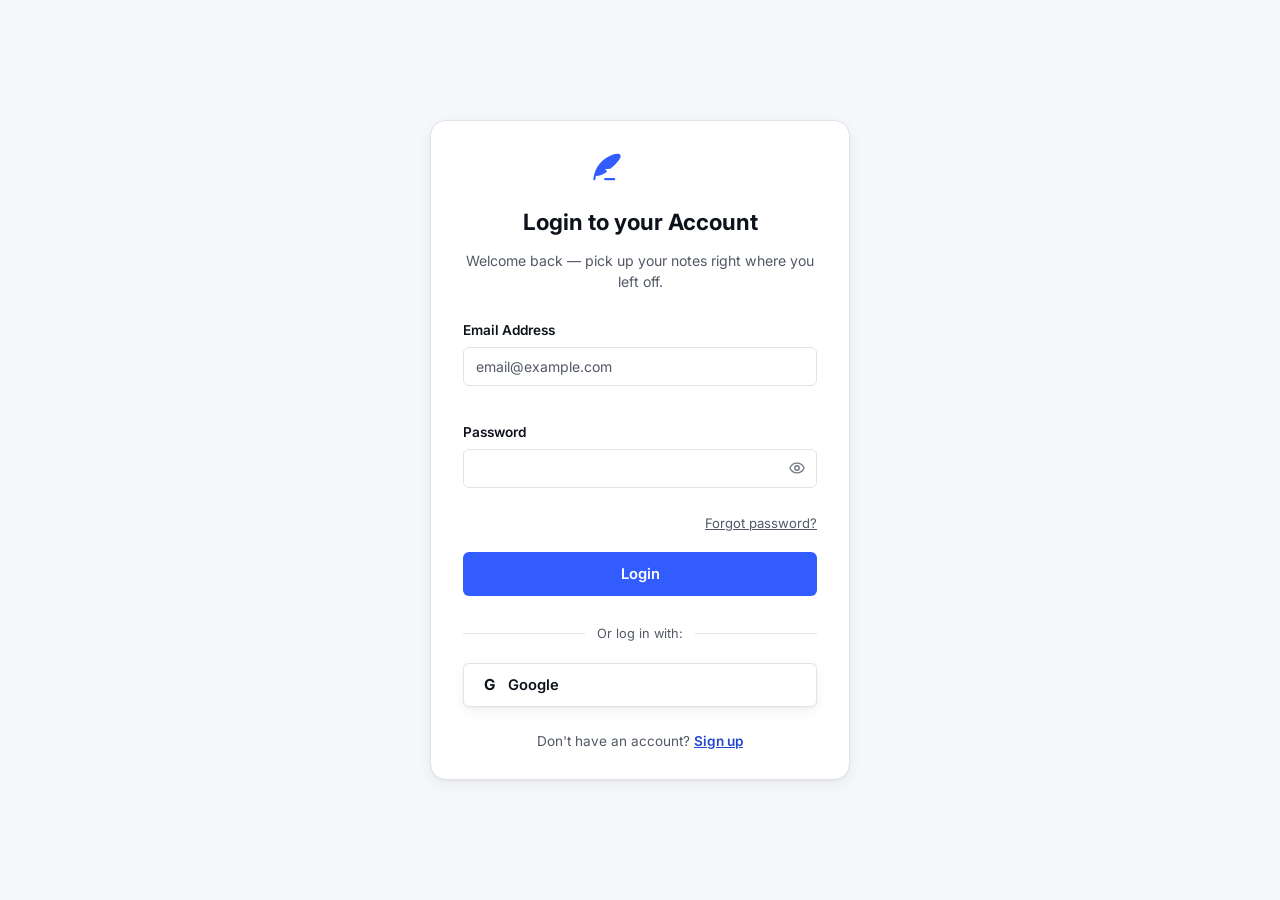
<file: index.html>
<!DOCTYPE html>
<html lang="en">
<head>
<meta charset="UTF-8" />
<meta name="viewport" content="width=device-width, initial-scale=1.0" />
<title>Notes</title>
<meta name="description" content="Capture, tag, and find your notes fast." />
<meta name="theme-color" content="#3B5BFB" />

<script>
  // Runs synchronously, before anything paints, so an unauthenticated visitor
  // never sees a flash of the notes UI. Duplicates storage.js's session key
  // rather than importing it because this can't wait for a module to load.
  if (!localStorage.getItem('marginalia:session')) {
    window.location.replace('login.html');
  }
</script>

<link rel="preconnect" href="https://fonts.googleapis.com">
<link rel="preconnect" href="https://fonts.gstatic.com" crossorigin>
<link href="https://fonts.googleapis.com/css2?family=Inter:wght@400;500;600;700&family=JetBrains+Mono:wght@400;500;700&display=swap" rel="stylesheet">

<link rel="stylesheet" href="styles.css" />
</head>
<body>
<a class="skip-link" href="#note-form">Skip to note editor</a>

<!-- Icon sprite (inline, no external requests) -->
<svg xmlns="http://www.w3.org/2000/svg" style="display:none">
  <symbol id="icon-home" viewBox="0 0 24 24" fill="none" stroke="currentColor" stroke-width="1.8" stroke-linecap="round" stroke-linejoin="round">
    <path d="M4 10.5 12 4l8 6.5" /><path d="M6 9.5V19a1 1 0 0 0 1 1h10a1 1 0 0 0 1-1V9.5" /><path d="M10 20v-5a1 1 0 0 1 1-1h2a1 1 0 0 1 1 1v5" />
  </symbol>
  <symbol id="icon-archive" viewBox="0 0 24 24" fill="none" stroke="currentColor" stroke-width="1.8" stroke-linecap="round" stroke-linejoin="round">
    <rect x="4" y="4.5" width="16" height="15" rx="2.5" /><path d="M12 9v6" /><path d="m9 12 3 3 3-3" />
  </symbol>
  <symbol id="icon-tag" viewBox="0 0 24 24" fill="none" stroke="currentColor" stroke-width="1.8" stroke-linecap="round" stroke-linejoin="round">
    <path d="M11.5 3.5H6A2.5 2.5 0 0 0 3.5 6v5.5a1 1 0 0 0 .3.7l8 8a1 1 0 0 0 1.4 0l7.6-7.6a1 1 0 0 0 0-1.4l-8-8a1 1 0 0 0-.7-.3Z" />
    <circle cx="8" cy="8" r="1.4" fill="currentColor" stroke="none" />
  </symbol>
  <symbol id="icon-search" viewBox="0 0 24 24" fill="none" stroke="currentColor" stroke-width="1.8" stroke-linecap="round" stroke-linejoin="round">
    <circle cx="10.5" cy="10.5" r="6.5" /><path d="m20 20-4.3-4.3" />
  </symbol>
  <symbol id="icon-settings" viewBox="0 0 24 24" fill="none" stroke="currentColor" stroke-width="1.6" stroke-linecap="round" stroke-linejoin="round">
    <path d="M12 3 14.91 4.98 18.36 5.64 19.02 9.09 21 12 19.02 14.91 18.36 18.36 14.91 19.02 12 21 9.09 19.02 5.64 18.36 4.98 14.91 3 12 4.98 9.09 5.64 5.64 9.09 4.98Z" />
    <circle cx="12" cy="12" r="3" />
  </symbol>
  <symbol id="icon-clock" viewBox="0 0 24 24" fill="none" stroke="currentColor" stroke-width="1.8" stroke-linecap="round" stroke-linejoin="round">
    <circle cx="12" cy="12" r="8.5" /><path d="M12 7.5V12l3 2" />
  </symbol>
  <symbol id="icon-chevron-right" viewBox="0 0 24 24" fill="none" stroke="currentColor" stroke-width="1.8" stroke-linecap="round" stroke-linejoin="round">
    <path d="m9 6 6 6-6 6" />
  </symbol>
  <symbol id="icon-trash" viewBox="0 0 24 24" fill="none" stroke="currentColor" stroke-width="1.8" stroke-linecap="round" stroke-linejoin="round">
    <path d="M4 7h16" /><path d="M9.5 7V5a1.5 1.5 0 0 1 1.5-1.5h2A1.5 1.5 0 0 1 14.5 5v2" />
    <path d="M6.5 7 7.3 19a2 2 0 0 0 2 1.9h5.4a2 2 0 0 0 2-1.9L17.5 7" /><path d="M10.3 11v6" /><path d="M13.7 11v6" />
  </symbol>
  <symbol id="icon-close" viewBox="0 0 24 24" fill="none" stroke="currentColor" stroke-width="1.8" stroke-linecap="round" stroke-linejoin="round">
    <path d="M6 6l12 12M18 6 6 18" />
  </symbol>
  <symbol id="icon-pin" viewBox="0 0 24 24" fill="none" stroke="currentColor" stroke-width="1.8" stroke-linecap="round" stroke-linejoin="round">
    <path d="M12 21s-6.5-5.6-6.5-11A6.5 6.5 0 0 1 18.5 10c0 5.4-6.5 11-6.5 11Z" /><circle cx="12" cy="10" r="2.2" />
  </symbol>
  <symbol id="icon-sun" viewBox="0 0 24 24" fill="none" stroke="currentColor" stroke-width="1.8" stroke-linecap="round" stroke-linejoin="round">
    <circle cx="12" cy="12" r="4.2" />
    <path d="M12 2.8v2.4M12 18.8v2.4M21.2 12h-2.4M5.2 12H2.8M18.1 5.9l-1.7 1.7M7.6 16.4l-1.7 1.7M18.1 18.1l-1.7-1.7M7.6 7.6 5.9 5.9" />
  </symbol>
  <symbol id="icon-moon" viewBox="0 0 24 24" fill="none" stroke="currentColor" stroke-width="1.8" stroke-linecap="round" stroke-linejoin="round">
    <path d="M20 14.2A8.2 8.2 0 1 1 9.8 4a6.6 6.6 0 0 0 10.2 10.2Z" />
  </symbol>
  <symbol id="icon-lock" viewBox="0 0 24 24" fill="none" stroke="currentColor" stroke-width="1.8" stroke-linecap="round" stroke-linejoin="round">
    <rect x="5" y="11" width="14" height="9" rx="2" /><path d="M8 11V7.5a4 4 0 0 1 8 0V11" />
  </symbol>
  <symbol id="icon-logout" viewBox="0 0 24 24" fill="none" stroke="currentColor" stroke-width="1.8" stroke-linecap="round" stroke-linejoin="round">
    <path d="M9 4H6a2 2 0 0 0-2 2v12a2 2 0 0 0 2 2h3" /><path d="M16 16l4-4-4-4" /><path d="M20 12H9" />
  </symbol>
  <symbol id="icon-check" viewBox="0 0 24 24" fill="none" stroke="currentColor" stroke-width="2" stroke-linecap="round" stroke-linejoin="round">
    <path d="M5 12.5 9.5 17 19 6.5" />
  </symbol>
  <symbol id="icon-info-circle" viewBox="0 0 24 24" fill="none" stroke="currentColor" stroke-width="1.6" stroke-linecap="round" stroke-linejoin="round">
    <circle cx="12" cy="12" r="9" /><path d="M12 11v5.5" /><circle cx="12" cy="8" r="0.9" fill="currentColor" stroke="none" />
  </symbol>
  <symbol id="icon-chevron-left" viewBox="0 0 24 24" fill="none" stroke="currentColor" stroke-width="1.8" stroke-linecap="round" stroke-linejoin="round">
    <path d="m15 6-6 6 6 6" />
  </symbol>
  <symbol id="icon-plus" viewBox="0 0 24 24" fill="none" stroke="currentColor" stroke-width="2" stroke-linecap="round" stroke-linejoin="round">
    <path d="M12 5v14M5 12h14" />
  </symbol>
  <symbol id="icon-download" viewBox="0 0 24 24" fill="none" stroke="currentColor" stroke-width="1.8" stroke-linecap="round" stroke-linejoin="round">
    <path d="M12 3.5v11" /><path d="m7.5 10.5 4.5 4.5 4.5-4.5" /><path d="M4.5 18.5v1a2 2 0 0 0 2 2h11a2 2 0 0 0 2-2v-1" />
  </symbol>
  <symbol id="icon-upload" viewBox="0 0 24 24" fill="none" stroke="currentColor" stroke-width="1.8" stroke-linecap="round" stroke-linejoin="round">
    <path d="M12 14.5v-11" /><path d="m7.5 7 4.5-4.5L16.5 7" /><path d="M4.5 18.5v1a2 2 0 0 0 2 2h11a2 2 0 0 0 2-2v-1" />
  </symbol>
  <symbol id="icon-folder" viewBox="0 0 24 24" fill="none" stroke="currentColor" stroke-width="1.8" stroke-linecap="round" stroke-linejoin="round">
    <path d="M4 6.5A1.5 1.5 0 0 1 5.5 5h3.879a1.5 1.5 0 0 1 1.06.44L11.5 6.5H18.5A1.5 1.5 0 0 1 20 8v9.5A1.5 1.5 0 0 1 18.5 19h-13A1.5 1.5 0 0 1 4 17.5v-11Z" />
  </symbol>
  <symbol id="icon-list-bullet" viewBox="0 0 24 24" fill="none" stroke="currentColor" stroke-width="1.8" stroke-linecap="round" stroke-linejoin="round">
    <circle cx="4.5" cy="6" r="1" fill="currentColor" stroke="none" /><path d="M9 6h11" />
    <circle cx="4.5" cy="12" r="1" fill="currentColor" stroke="none" /><path d="M9 12h11" />
    <circle cx="4.5" cy="18" r="1" fill="currentColor" stroke="none" /><path d="M9 18h11" />
  </symbol>
  <symbol id="icon-list-numbered" viewBox="0 0 24 24" fill="none" stroke="currentColor" stroke-width="1.8" stroke-linecap="round" stroke-linejoin="round">
    <path d="M9 6h11" /><path d="M9 12h11" /><path d="M9 18h11" />
    <text x="1.5" y="8" font-size="6" fill="currentColor" stroke="none" font-family="sans-serif">1</text>
    <text x="1.5" y="14" font-size="6" fill="currentColor" stroke="none" font-family="sans-serif">2</text>
    <text x="1.5" y="20" font-size="6" fill="currentColor" stroke="none" font-family="sans-serif">3</text>
  </symbol>
  <symbol id="icon-share" viewBox="0 0 24 24" fill="none" stroke="currentColor" stroke-width="1.8" stroke-linecap="round" stroke-linejoin="round">
    <circle cx="6" cy="12" r="2.3" /><circle cx="17.5" cy="6" r="2.3" /><circle cx="17.5" cy="18" r="2.3" />
    <path d="M8.1 10.8 15.4 7.2M8.1 13.2l7.3 3.6" />
  </symbol>
  <symbol id="icon-eye" viewBox="0 0 24 24" fill="none" stroke="currentColor" stroke-width="1.8" stroke-linecap="round" stroke-linejoin="round">
    <path d="M2.5 12S5.5 5.5 12 5.5 21.5 12 21.5 12 18.5 18.5 12 18.5 2.5 12 2.5 12Z" /><circle cx="12" cy="12" r="3" />
  </symbol>
  <symbol id="icon-volume" viewBox="0 0 24 24" fill="none" stroke="currentColor" stroke-width="1.8" stroke-linecap="round" stroke-linejoin="round">
    <path d="M4 9.5h3.2L11.5 6v12L7.2 14.5H4Z" stroke-linejoin="round" />
    <path d="M15.5 9a4.2 4.2 0 0 1 0 6M18 6.5a8 8 0 0 1 0 11" />
  </symbol>
</svg>

<div class="app" id="app">

  <aside id="sidebar" class="sidebar scroll-clean">
    <h1 class="visually-hidden">Notes</h1>
    <div class="brand">
      <svg class="brand-logo" width="95" height="28" viewBox="0 0 95 28" fill="none" xmlns="http://www.w3.org/2000/svg" role="img" aria-label="Notes">
        <g clip-path="url(#clip0_2359_17916)">
          <g clip-path="url(#clip1_2359_17916)">
            <path fill-rule="evenodd" clip-rule="evenodd" d="M27.3995 2.15804C26.3677 0.192436 22.9741 0.809836 20.0411 1.59524C7.29129 6.29364 2.78049 15.8417 1.19569 21.5299C1.11729 21.6727 1.06969 21.8365 1.06549 22.0115C0.438289 24.4251 0.352889 26.0337 0.351489 26.0869C0.327689 26.6651 0.777089 27.1537 1.35529 27.1775C1.37069 27.1789 1.38609 27.1789 1.40149 27.1789C1.96009 27.1789 2.42489 26.7379 2.45009 26.1737C2.45709 26.0029 2.52149 24.8283 2.91769 23.0727C6.42889 22.9243 9.96389 21.6167 13.4359 19.1751C13.7075 18.9847 13.8727 18.6767 13.8825 18.3463C13.8923 18.0145 13.7439 17.6981 13.4849 17.4937L11.8833 16.2253L17.1389 15.7101C17.3531 15.6891 17.5547 15.6037 17.7185 15.4637C17.8319 15.3685 20.5073 13.0781 23.0525 10.4082C26.9235 6.34824 28.2633 3.80444 27.3995 2.15804Z" fill="#335CFF" />
            <path fill-rule="evenodd" clip-rule="evenodd" d="M21.1783 25.0798H12.2043C11.6247 25.0798 11.1543 25.5502 11.1543 26.1298C11.1543 26.7094 11.6247 27.1798 12.2043 27.1798H21.1783C21.7579 27.1798 22.2283 26.7094 22.2283 26.1298C22.2283 25.5502 21.7579 25.0798 21.1783 25.0798Z" fill="#335CFF" />
          </g>
          <path d="M43.336 23.615C42.7687 23.615 42.3623 23.4923 42.117 23.247C41.8717 22.9863 41.749 22.5033 41.749 21.798C41.749 21.3227 41.795 20.7477 41.887 20.073C41.979 19.3983 42.14 18.3787 42.37 17.014C42.4007 16.83 42.5233 16.0863 42.738 14.783C42.9527 13.4643 43.1443 12.0843 43.313 10.643C43.4663 9.41633 43.543 8.49633 43.543 7.883C43.543 7.193 43.29 6.848 42.784 6.848C42.4007 6.848 41.9177 7.055 41.335 7.469C40.7677 7.86767 40.1543 8.51167 39.495 9.401C39.2803 9.69233 39.0427 9.838 38.782 9.838C38.5673 9.838 38.3757 9.73833 38.207 9.539C38.0537 9.32433 37.977 9.08667 37.977 8.826C37.977 8.56533 38.023 8.32 38.115 8.09C38.207 7.84467 38.3757 7.55333 38.621 7.216C39.3723 6.18867 40.208 5.399 41.128 4.847C42.048 4.27967 43.014 3.996 44.026 3.996C44.8693 3.996 45.498 4.25667 45.912 4.778C46.3413 5.29933 46.556 6.05833 46.556 7.055C46.556 7.94433 46.4333 9.23233 46.188 10.919C46.9547 8.64967 47.9283 6.93233 49.109 5.767C50.2897 4.58633 51.6773 3.996 53.272 3.996C54.5293 3.996 55.4723 4.35633 56.101 5.077C56.745 5.78233 57.067 6.733 57.067 7.929C57.067 8.60367 56.9673 9.424 56.768 10.39L55.365 16.968C55.2117 17.7347 55.135 18.394 55.135 18.946C55.135 19.59 55.2807 20.073 55.572 20.395C55.8787 20.717 56.3003 20.878 56.837 20.878C57.343 20.878 57.8337 20.7093 58.309 20.372C58.7997 20.0347 59.3747 19.475 60.034 18.693C60.218 18.4783 60.425 18.371 60.655 18.371C60.8543 18.371 61.0077 18.463 61.115 18.647C61.2377 18.831 61.299 19.084 61.299 19.406C61.299 20.004 61.1533 20.4793 60.862 20.832C60.0647 21.798 59.275 22.5033 58.493 22.948C57.711 23.3927 56.8907 23.615 56.032 23.615C54.7287 23.615 53.709 23.2317 52.973 22.465C52.237 21.683 51.869 20.6403 51.869 19.337C51.869 18.831 51.9073 18.279 51.984 17.681C52.076 17.083 52.2217 16.324 52.421 15.404L53.341 11.195C53.3717 11.057 53.4253 10.8117 53.502 10.459C53.5787 10.1063 53.64 9.77667 53.686 9.47C53.732 9.148 53.755 8.83367 53.755 8.527C53.755 8.03633 53.617 7.64533 53.341 7.354C53.065 7.06267 52.674 6.917 52.168 6.917C51.248 6.917 50.328 7.40767 49.408 8.389C48.488 9.37033 47.637 10.9573 46.855 13.15C46.073 15.3273 45.4597 18.118 45.015 21.522C44.9077 22.304 44.7467 22.8483 44.532 23.155C44.3327 23.4617 43.934 23.615 43.336 23.615ZM70.7012 16.439C70.9005 16.439 71.0538 16.5387 71.1611 16.738C71.2685 16.9373 71.3222 17.1903 71.3222 17.497C71.3222 18.233 71.0998 18.67 70.6552 18.808C69.7352 19.13 68.7231 19.314 67.6191 19.36C67.3278 20.648 66.7528 21.683 65.8941 22.465C65.0355 23.2317 64.0618 23.615 62.9731 23.615C62.0531 23.615 61.2635 23.3927 60.6041 22.948C59.9601 22.5033 59.4695 21.913 59.1321 21.177C58.7948 20.441 58.6261 19.6437 58.6261 18.785C58.6261 17.6197 58.8485 16.5847 59.2931 15.68C59.7378 14.76 60.3511 14.047 61.1331 13.541C61.9151 13.0197 62.7815 12.759 63.7321 12.759C64.8975 12.759 65.8328 13.1653 66.5381 13.978C67.2588 14.7753 67.6805 15.7643 67.8031 16.945C68.5238 16.899 69.3825 16.7457 70.3792 16.485C70.5018 16.4543 70.6092 16.439 70.7012 16.439ZM63.1571 21.177C63.6478 21.177 64.0695 20.9777 64.4221 20.579C64.7901 20.1803 65.0355 19.6053 65.1581 18.854C64.6828 18.532 64.3148 18.1103 64.0541 17.589C63.8088 17.0677 63.6861 16.5157 63.6861 15.933C63.6861 15.6877 63.7091 15.4423 63.7551 15.197H63.6401C63.0268 15.197 62.5131 15.496 62.0991 16.094C61.7005 16.6767 61.5011 17.5047 61.5011 18.578C61.5011 19.4213 61.6621 20.0653 61.9841 20.51C62.3215 20.9547 62.7125 21.177 63.1571 21.177ZM79.7301 18.371C79.9294 18.371 80.0828 18.463 80.1901 18.647C80.3128 18.831 80.3741 19.084 80.3741 19.406C80.3741 20.0193 80.2284 20.4947 79.9371 20.832C79.2778 21.6447 78.5571 22.3117 77.7751 22.833C76.9931 23.3543 76.0961 23.615 75.0841 23.615C71.9561 23.615 70.3921 21.4147 70.3921 17.014C70.3921 16.3393 70.4151 15.657 70.4611 14.967H69.5641C69.1041 14.967 68.7898 14.8827 68.6211 14.714C68.4678 14.5453 68.3911 14.277 68.3911 13.909C68.3911 13.0503 68.7361 12.621 69.4261 12.621H70.7371C70.9978 10.9343 71.3964 9.39333 71.9331 7.998C72.4698 6.60267 73.1138 5.491 73.8651 4.663C74.6318 3.835 75.4521 3.421 76.3261 3.421C76.9701 3.421 77.4761 3.70467 77.8441 4.272C78.2121 4.83933 78.3961 5.55233 78.3961 6.411C78.3961 8.78767 77.3994 10.8577 75.4061 12.621H77.9821C78.2274 12.621 78.4038 12.6747 78.5111 12.782C78.6184 12.8893 78.6721 13.0887 78.6721 13.38C78.6721 14.438 77.8058 14.967 76.0731 14.967H73.2671C73.2364 15.7337 73.2211 16.3317 73.2211 16.761C73.2211 18.3557 73.4051 19.475 73.7731 20.119C74.1564 20.763 74.7544 21.085 75.5671 21.085C76.2264 21.085 76.8091 20.8857 77.3151 20.487C77.8211 20.0883 78.4191 19.4903 79.1091 18.693C79.2931 18.4783 79.5001 18.371 79.7301 18.371ZM75.7051 5.629C75.4751 5.629 75.2144 5.92033 74.9231 6.503C74.6471 7.07033 74.3788 7.86767 74.1181 8.895C73.8728 9.907 73.6658 11.034 73.4971 12.276C74.4018 11.494 75.0764 10.62 75.5211 9.654C75.9811 8.67267 76.2111 7.78333 76.2111 6.986C76.2111 6.08133 76.0424 5.629 75.7051 5.629ZM88.2994 18.371C88.4987 18.371 88.652 18.463 88.7594 18.647C88.882 18.831 88.9434 19.084 88.9434 19.406C88.9434 20.0193 88.7977 20.4947 88.5064 20.832C87.939 21.522 87.134 22.1583 86.0914 22.741C85.064 23.3237 83.96 23.615 82.7794 23.615C81.1694 23.615 79.9197 23.178 79.0304 22.304C78.141 21.43 77.6964 20.234 77.6964 18.716C77.6964 17.658 77.9187 16.6767 78.3634 15.772C78.808 14.852 79.4214 14.1237 80.2034 13.587C81.0007 13.0503 81.8977 12.782 82.8944 12.782C83.7837 12.782 84.4967 13.0503 85.0334 13.587C85.57 14.1083 85.8384 14.8213 85.8384 15.726C85.8384 16.784 85.455 17.6963 84.6884 18.463C83.937 19.2143 82.6567 19.8123 80.8474 20.257C81.2307 20.9623 81.959 21.315 83.0324 21.315C83.7224 21.315 84.5044 21.0773 85.3784 20.602C86.2677 20.1113 87.0344 19.475 87.6784 18.693C87.8624 18.4783 88.0694 18.371 88.2994 18.371ZM82.5034 15.036C81.936 15.036 81.453 15.3657 81.0544 16.025C80.671 16.6843 80.4794 17.4817 80.4794 18.417V18.463C81.384 18.2483 82.097 17.9263 82.6184 17.497C83.1397 17.0677 83.4004 16.5693 83.4004 16.002C83.4004 15.7107 83.316 15.4807 83.1474 15.312C82.994 15.128 82.7794 15.036 82.5034 15.036ZM90.8887 24.121C90.0913 24.121 89.478 23.937 89.0487 23.569C88.6347 23.201 88.4277 22.787 88.4277 22.327C88.4277 21.9283 88.5733 21.5833 88.8647 21.292C89.156 21.0007 89.5853 20.855 90.1527 20.855C90.352 20.855 90.582 20.878 90.8427 20.924C91.1187 20.9547 91.3257 20.9777 91.4637 20.993C91.4483 20.5943 91.3563 20.2187 91.1877 19.866C91.0343 19.5133 90.835 19.176 90.5897 18.854C90.3443 18.5167 90.1143 18.2253 89.8997 17.98C89.4243 18.8847 88.949 19.636 88.4737 20.234C88.0137 20.832 87.5077 21.3993 86.9557 21.936C86.6797 22.212 86.3883 22.35 86.0817 22.35C85.8363 22.35 85.637 22.2657 85.4837 22.097C85.3303 21.913 85.2537 21.6907 85.2537 21.43C85.2537 21.1233 85.361 20.8397 85.5757 20.579L85.8747 20.211C86.718 19.1683 87.3543 18.3097 87.7837 17.635C88.0597 17.1903 88.3357 16.6613 88.6117 16.048C88.903 15.4347 89.2787 14.599 89.7387 13.541C90.03 12.8663 90.6357 12.529 91.5557 12.529C91.985 12.529 92.284 12.5673 92.4527 12.644C92.6213 12.7207 92.7057 12.8433 92.7057 13.012C92.7057 13.104 92.675 13.2497 92.6137 13.449C92.5523 13.6483 92.468 13.8477 92.3607 14.047C92.0847 14.599 91.9467 15.0667 91.9467 15.45C91.9467 15.68 92.0233 15.933 92.1767 16.209C92.3453 16.485 92.5983 16.83 92.9357 17.244C93.4263 17.888 93.7943 18.44 94.0397 18.9C94.3003 19.3447 94.4307 19.8353 94.4307 20.372C94.4307 21.016 94.2773 21.6293 93.9707 22.212C93.6793 22.7793 93.2653 23.2393 92.7287 23.592C92.192 23.9447 91.5787 24.121 90.8887 24.121Z" fill="currentColor" />
        </g>
        <defs>
          <clipPath id="clip0_2359_17916">
            <rect width="95" height="28" fill="white" />
          </clipPath>
          <clipPath id="clip1_2359_17916">
            <rect width="28" height="28" fill="white" />
          </clipPath>
        </defs>
      </svg>
    </div>

    <nav aria-label="Note filters" class="sidebar-nav">
      <ul class="filter-list">
        <li>
          <button type="button" class="filter-btn is-active" data-filter="all">
            <svg class="nav-icon" aria-hidden="true"><use href="#icon-home" /></svg>
            <span>All Notes</span>
            <svg class="chevron" aria-hidden="true"><use href="#icon-chevron-right" /></svg>
          </button>
        </li>

        <li>
          <button type="button" class="filter-btn" data-filter="archived">
            <svg class="nav-icon" aria-hidden="true"><use href="#icon-archive" /></svg>
            <span>Archived Notes</span>
          </button>
        </li>

        <li>
          <button type="button" class="filter-btn" id="export-notes-btn">
            <svg class="nav-icon" aria-hidden="true"><use href="#icon-download" /></svg>
            <span>Export All Notes</span>
          </button>
        </li>

        <li>
          <button type="button" class="filter-btn" id="import-notes-btn">
            <svg class="nav-icon" aria-hidden="true"><use href="#icon-upload" /></svg>
            <span>Import Notes</span>
          </button>
          <input type="file" id="import-notes-input" accept="application/json,.json" hidden />
        </li>
      </ul>


      <h2 class="sidebar-heading">Folders</h2>
      <ul class="tag-list" id="folder-list" aria-label="Filter by folder">
        <!-- folders injected here -->
      </ul>

      <h2 class="sidebar-heading">Tags</h2>
      <ul class="tag-list" id="tag-list" aria-label="Filter by tag">
        <!-- tags injected here -->
      </ul>
    </nav>

    <div class="sidebar-footer">
      <!-- <p class="hint">Draft notes are saved automatically as you type, and restored if you close the tab. Drag a note onto "Archived Notes" to file it.</p> -->
    </div>
  </aside>

  <div class="content">
    <header class="content-header">
      <h2 id="view-title">All Notes</h2>
      <div class="list-toolbar">
        <form class="search-box" role="search" id="search-form">
          <svg class="search-icon" aria-hidden="true"><use href="#icon-search" /></svg>
          <label class="visually-hidden" for="search-input">Search notes</label>
          <input type="search" id="search-input" name="search" placeholder="Search by title, content, or tags…" autocomplete="off" />
        </form>
        <button type="button" id="settings-btn" class="icon-btn-square" aria-pressed="false" aria-label="Settings">
          <svg aria-hidden="true"><use href="#icon-settings" /></svg>
        </button>
      </div>
    </header>

    <div class="feedback" id="feedback" role="status" aria-live="polite"></div>

    <div class="storage-warning" id="storage-warning" role="alert" hidden>
      <strong>Notes can't be saved right now.</strong>
      Your browser is blocking local storage for this page — this usually happens when the file is opened directly
      (double-clicked) instead of served from a local web server. Serve this folder over
      <code>http://localhost</code> (e.g. the VS Code "Live Server" extension, or <code>npx serve</code>) and reload.
    </div>

    <div class="content-body">
      <section class="list-panel scroll-clean" aria-label="Notes list">
        <button type="button" id="new-note-btn" class="btn btn-primary btn-block">+ Create New Note</button>

        <p class="view-subtitle" id="view-subtitle"></p>

        <ul class="notes-list" id="notes-list" role="listbox" aria-label="Notes"></ul>

        <div class="empty-state" id="empty-state" hidden>
          <p class="empty-title">Nothing here yet</p>
          <p class="empty-body" id="empty-body">Write your first note — it takes less time than finding a pen.</p>
        </div>
      </section>

      <main id="detail-panel" class="detail-panel scroll-clean">
        <div class="mobile-detail-toolbar" id="mobile-detail-toolbar">
          <button type="button" class="mobile-back-btn" id="mobile-detail-back-btn">
            <svg aria-hidden="true"><use href="#icon-chevron-left" /></svg> Go Back
          </button>
          <div class="mobile-detail-toolbar-actions">
            <span class="mobile-detail-toolbar-icons" id="mobile-detail-toolbar-icons" hidden>
              <button type="button" class="icon-btn-ghost" id="mobile-share-btn" aria-label="Share note">
                <svg aria-hidden="true"><use href="#icon-share" /></svg>
              </button>
              <button type="button" class="icon-btn-ghost" id="mobile-delete-btn" aria-label="Delete note">
                <svg aria-hidden="true"><use href="#icon-trash" /></svg>
              </button>
              <button type="button" class="icon-btn-ghost" id="mobile-archive-btn" aria-label="Archive note">
                <svg aria-hidden="true"><use href="#icon-archive" /></svg>
              </button>
            </span>
            <button type="button" class="mobile-text-btn" id="mobile-cancel-btn">Cancel</button>
            <button type="button" class="mobile-text-btn mobile-text-btn-primary" id="mobile-save-btn">Save Note</button>
          </div>
        </div>

        <form id="note-form" novalidate hidden>
      <input type="hidden" id="note-id" name="id" />

      <div class="field">
        <input type="text" id="note-title" class="detail-title-input" name="title" placeholder="Note title" required minlength="3" maxlength="120" aria-label="Title" aria-describedby="title-error" />
        <p class="field-error" id="title-error" role="alert"></p>
      </div>

      <div class="detail-meta">
        <div class="meta-row">
          <svg class="meta-icon" aria-hidden="true"><use href="#icon-tag" /></svg>
          <span class="meta-label" id="tags-label">Tags</span>
          <input type="text" id="note-tags" name="tags" placeholder="Dev, React (comma-separated)" aria-labelledby="tags-label" aria-describedby="tags-hint" />
        </div>
        <div class="meta-row">
          <svg class="meta-icon" aria-hidden="true"><use href="#icon-folder" /></svg>
          <span class="meta-label" id="folder-label">Folder</span>
          <select id="note-folder" name="folder" aria-labelledby="folder-label"></select>
        </div>
        <div class="meta-row" id="last-edited-row">
          <svg class="meta-icon" aria-hidden="true"><use href="#icon-clock" /></svg>
          <span class="meta-label">Last edited</span>
          <span id="note-last-edited"></span>
        </div>
      </div>
      <p class="field-hint visually-hidden" id="tags-hint">Separate tags with commas.</p>

      <hr class="detail-divider" />

      <div class="field field-content">
        <label class="visually-hidden" for="note-content">Content</label>
        <div class="format-toolbar" id="format-toolbar" role="toolbar" aria-label="Text formatting" aria-controls="note-content">
          <button type="button" class="format-btn" data-command="bold" aria-label="Bold" aria-pressed="false"><strong>B</strong></button>
          <button type="button" class="format-btn" data-command="italic" aria-label="Italic" aria-pressed="false"><em>I</em></button>
          <button type="button" class="format-btn" data-command="underline" aria-label="Underline" aria-pressed="false"><u>U</u></button>
          <span class="format-toolbar-divider" aria-hidden="true"></span>
          <button type="button" class="format-btn" data-command="insertUnorderedList" aria-label="Bulleted list" aria-pressed="false">
            <svg aria-hidden="true"><use href="#icon-list-bullet" /></svg>
          </button>
          <button type="button" class="format-btn" data-command="insertOrderedList" aria-label="Numbered list" aria-pressed="false">
            <svg aria-hidden="true"><use href="#icon-list-numbered" /></svg>
          </button>
          <span class="format-toolbar-divider" aria-hidden="true"></span>
          <button type="button" class="format-btn" id="preview-toggle-btn" aria-label="Preview" aria-pressed="false">
            <svg aria-hidden="true"><use href="#icon-eye" /></svg>
          </button>
        </div>
        <div id="note-content" class="rich-content" contenteditable="true" role="textbox" aria-multiline="true" aria-label="Content" data-placeholder="Write something worth remembering…"></div>
        <div id="note-preview" class="rich-content note-preview" aria-label="Content preview" hidden></div>
      </div>

      <div class="field location-field">
        <button type="button" class="btn-link" id="add-location-btn">
          <svg aria-hidden="true"><use href="#icon-pin" /></svg> Add my location
        </button>
        <span class="location-display" id="location-display" aria-live="polite"></span>
      </div>

      <div class="detail-actions">
        <div class="detail-actions-buttons">
          <button type="submit" class="btn btn-primary" id="save-btn">Save Note</button>
          <button type="button" class="btn btn-ghost" id="cancel-btn">Cancel</button>
        </div>
      </div>
    </form>

        <div class="empty-detail" id="empty-detail">
          <p class="empty-title">Select a note</p>
          <p class="empty-body">Choose a note from the list, or create a new one to get started.</p>
        </div>
      </main>

      <aside class="actions-panel" id="actions-panel" hidden>
        <button type="button" class="btn btn-outline" id="share-note-btn">
          <svg aria-hidden="true"><use href="#icon-share" /></svg> Share Note
        </button>
        <button type="button" class="btn btn-outline" id="archive-note-btn">
          <svg aria-hidden="true"><use href="#icon-archive" /></svg> <span id="archive-note-label">Archive Note</span>
        </button>
        <button type="button" class="btn btn-outline btn-outline-danger" id="delete-note-btn">
          <svg aria-hidden="true"><use href="#icon-trash" /></svg> Delete Note
        </button>
      </aside>

      <div class="settings-view" id="settings-view" role="main" aria-label="Settings" hidden>
        <nav class="settings-subnav scroll-clean" aria-label="Settings sections">
          <button type="button" class="settings-row" id="settings-section-theme-btn" data-section="theme">
            <svg class="settings-row-icon" aria-hidden="true"><use href="#icon-sun" /></svg>
            <span class="settings-row-label">Color Theme</span>
            <svg class="chevron" aria-hidden="true"><use href="#icon-chevron-right" /></svg>
          </button>
          <button type="button" class="settings-row" id="settings-section-font-btn" data-section="font">
            <span class="settings-row-icon settings-row-icon-text" aria-hidden="true">Aa</span>
            <span class="settings-row-label">Font Theme</span>
            <svg class="chevron" aria-hidden="true"><use href="#icon-chevron-right" /></svg>
          </button>
          <button type="button" class="settings-row" id="settings-section-sound-btn" data-section="sound">
            <svg class="settings-row-icon" aria-hidden="true"><use href="#icon-volume" /></svg>
            <span class="settings-row-label">Sound Effects</span>
            <svg class="chevron" aria-hidden="true"><use href="#icon-chevron-right" /></svg>
          </button>
          <hr class="settings-divider" />
          <button type="button" class="settings-row" id="change-password-btn">
            <svg class="settings-row-icon" aria-hidden="true"><use href="#icon-lock" /></svg>
            <span class="settings-row-label">Change Password</span>
          </button>
          <button type="button" class="settings-row" id="logout-btn">
            <svg class="settings-row-icon" aria-hidden="true"><use href="#icon-logout" /></svg>
            <span class="settings-row-label">Logout</span>
          </button>
        </nav>

        <div class="settings-detail scroll-clean">
          <button type="button" class="settings-back-btn" id="settings-back-btn">
            <svg aria-hidden="true"><use href="#icon-chevron-left" /></svg> Settings
          </button>

          <section class="settings-detail-section" id="settings-detail-theme">
            <h3>Color Theme</h3>
            <p class="settings-detail-subtitle">Choose your color theme:</p>
            <div class="theme-options" id="theme-options" role="radiogroup" aria-label="Color theme">
              <button type="button" class="theme-option" data-value="light" role="radio" aria-checked="false">
                <span class="theme-option-icon"><svg aria-hidden="true"><use href="#icon-sun" /></svg></span>
                <span class="theme-option-copy">
                  <span class="theme-option-title">Light Mode</span>
                  <span class="theme-option-desc">Pick a clean and classic light theme</span>
                </span>
                <span class="theme-option-radio" aria-hidden="true"></span>
              </button>
              <button type="button" class="theme-option" data-value="dark" role="radio" aria-checked="false">
                <span class="theme-option-icon"><svg aria-hidden="true"><use href="#icon-moon" /></svg></span>
                <span class="theme-option-copy">
                  <span class="theme-option-title">Dark Mode</span>
                  <span class="theme-option-desc">Select a sleek and modern dark theme</span>
                </span>
                <span class="theme-option-radio" aria-hidden="true"></span>
              </button>
              <button type="button" class="theme-option" data-value="auto" role="radio" aria-checked="false">
                <span class="theme-option-icon theme-option-icon-text" aria-hidden="true">Auto</span>
                <span class="theme-option-copy">
                  <span class="theme-option-title">Auto</span>
                  <span class="theme-option-desc">Match your system's light/dark setting</span>
                </span>
                <span class="theme-option-radio" aria-hidden="true"></span>
              </button>
            </div>
            <button type="button" class="btn btn-primary" id="apply-theme-btn" disabled>Apply Changes</button>
          </section>

          <section class="settings-detail-section" id="settings-detail-font" hidden>
            <h3>Font Theme</h3>
            <p class="settings-detail-subtitle">Choose your font theme:</p>
            <div class="theme-options" id="font-options" role="radiogroup" aria-label="Font theme">
              <button type="button" class="theme-option" data-value="sans" role="radio" aria-checked="false">
                <span class="theme-option-icon font-sample-sans" aria-hidden="true">Aa</span>
                <span class="theme-option-copy">
                  <span class="theme-option-title">Sans</span>
                  <span class="theme-option-desc">Clean and modern sans-serif</span>
                </span>
                <span class="theme-option-radio" aria-hidden="true"></span>
              </button>
              <button type="button" class="theme-option" data-value="serif" role="radio" aria-checked="false">
                <span class="theme-option-icon font-sample-serif" aria-hidden="true">Aa</span>
                <span class="theme-option-copy">
                  <span class="theme-option-title">Serif</span>
                  <span class="theme-option-desc">Classic serif for a literary feel</span>
                </span>
                <span class="theme-option-radio" aria-hidden="true"></span>
              </button>
              <button type="button" class="theme-option" data-value="mono" role="radio" aria-checked="false">
                <span class="theme-option-icon font-sample-mono" aria-hidden="true">Aa</span>
                <span class="theme-option-copy">
                  <span class="theme-option-title">Mono</span>
                  <span class="theme-option-desc">Monospaced, code-friendly look</span>
                </span>
                <span class="theme-option-radio" aria-hidden="true"></span>
              </button>
            </div>
            <button type="button" class="btn btn-primary" id="apply-font-btn" disabled>Apply Changes</button>
          </section>

          <section class="settings-detail-section" id="settings-detail-sound" hidden>
            <h3>Sound Effects</h3>
            <p class="settings-detail-subtitle">Play a short sound alongside toasts and errors — useful accessibility feedback if you're not looking at the screen:</p>
            <div class="theme-options" id="sound-options" role="radiogroup" aria-label="Sound effects">
              <button type="button" class="theme-option" data-value="on" role="radio" aria-checked="false">
                <span class="theme-option-icon"><svg aria-hidden="true"><use href="#icon-volume" /></svg></span>
                <span class="theme-option-copy">
                  <span class="theme-option-title">On</span>
                  <span class="theme-option-desc">Play a sound for saves, errors, and other actions</span>
                </span>
                <span class="theme-option-radio" aria-hidden="true"></span>
              </button>
              <button type="button" class="theme-option" data-value="off" role="radio" aria-checked="false">
                <span class="theme-option-icon theme-option-icon-text" aria-hidden="true">Off</span>
                <span class="theme-option-copy">
                  <span class="theme-option-title">Off</span>
                  <span class="theme-option-desc">Stay silent — visual toasts only</span>
                </span>
                <span class="theme-option-radio" aria-hidden="true"></span>
              </button>
            </div>
            <button type="button" class="btn btn-primary" id="apply-sound-btn" disabled>Apply Changes</button>
          </section>
        </div>
      </div>
    </div>
  </div>

  <button type="button" class="fab-new-note" id="fab-new-note-btn" aria-label="Create new note">
    <svg aria-hidden="true"><use href="#icon-plus" /></svg>
  </button>

  <nav class="mobile-tabbar" id="mobile-tabbar" aria-label="Primary">
    <button type="button" class="tab-btn is-active" data-tab="home">
      <svg aria-hidden="true"><use href="#icon-home" /></svg>
      <span>Home</span>
    </button>
    <button type="button" class="tab-btn" data-tab="search">
      <svg aria-hidden="true"><use href="#icon-search" /></svg>
      <span>Search</span>
    </button>
    <button type="button" class="tab-btn" data-tab="archived">
      <svg aria-hidden="true"><use href="#icon-archive" /></svg>
      <span>Archived</span>
    </button>
    <button type="button" class="tab-btn" data-tab="tags">
      <svg aria-hidden="true"><use href="#icon-tag" /></svg>
      <span>Tags</span>
    </button>
    <button type="button" class="tab-btn" data-tab="settings">
      <svg aria-hidden="true"><use href="#icon-settings" /></svg>
      <span>Settings</span>
    </button>
  </nav>

  <div class="mobile-view-overlay" id="mobile-search-view" hidden>
    <header class="mobile-view-header">
      <button type="button" class="icon-btn-square" id="mobile-search-back-btn" aria-label="Back">
        <svg aria-hidden="true"><use href="#icon-chevron-left" /></svg>
      </button>
      <form class="search-box" role="search" id="mobile-search-form">
        <svg class="search-icon" aria-hidden="true"><use href="#icon-search" /></svg>
        <label class="visually-hidden" for="mobile-search-input">Search notes</label>
        <input type="search" id="mobile-search-input" placeholder="Search by title, content, or tags…" autocomplete="off" />
      </form>
    </header>
    <ul class="notes-list scroll-clean" id="mobile-search-results" role="listbox" aria-label="Search results"></ul>
    <div class="empty-state" id="mobile-search-empty" hidden>
      <p class="empty-title">Search your notes</p>
      <p class="empty-body" id="mobile-search-empty-body">Start typing to search by title, content, or tags.</p>
    </div>
  </div>

  <div class="mobile-view-overlay" id="mobile-tags-view" hidden>
    <header class="mobile-view-header">
      <button type="button" class="icon-btn-square" id="mobile-tags-back-btn" aria-label="Back">
        <svg aria-hidden="true"><use href="#icon-chevron-left" /></svg>
      </button>
      <h2>Tags</h2>
    </header>
    <div class="mobile-view-body scroll-clean">
      <h3 class="sidebar-heading">Folders</h3>
      <ul class="tag-list" id="mobile-folder-list" aria-label="Filter by folder"></ul>

      <h3 class="sidebar-heading">Tags</h3>
      <ul class="tag-list" id="mobile-tag-list" aria-label="Filter by tag"></ul>
    </div>
  </div>

</div>

<dialog class="confirm-modal" id="confirm-modal" aria-labelledby="confirm-title">
  <div class="confirm-body">
    <h2 id="confirm-title">Delete this note?</h2>
    <p id="confirm-body-text">This can't be undone.</p>
    <div class="modal-actions">
      <button type="button" class="btn btn-ghost" id="confirm-cancel-btn">Cancel</button>
      <button type="button" class="btn btn-danger" id="confirm-delete-btn">Delete</button>
    </div>
  </div>
</dialog>

<dialog class="confirm-modal" id="archive-modal" aria-labelledby="archive-modal-title">
  <div class="confirm-body">
    <div class="modal-icon" aria-hidden="true">
      <svg><use href="#icon-archive" /></svg>
    </div>
    <h2 id="archive-modal-title">Archive note?</h2>
    <p id="archive-modal-text">This can't be undone.</p>
    <div class="modal-actions">
      <button type="button" class="btn btn-ghost" id="archive-cancel-btn">Cancel</button>
      <button type="button" class="btn btn-primary" id="archive-confirm-btn">Archive</button>
    </div>
  </div>
</dialog>

<dialog class="confirm-modal" id="share-modal" aria-labelledby="share-modal-title">
  <div class="confirm-body">
    <div class="modal-icon" aria-hidden="true">
      <svg><use href="#icon-share" /></svg>
    </div>
    <h2 id="share-modal-title">Share this note</h2>
    <p>Anyone with this link can view a read-only copy of this note — no account required.</p>
    <div class="share-link-row">
      <label class="visually-hidden" for="share-link-input">Shareable link</label>
      <input type="text" id="share-link-input" readonly />
      <button type="button" class="btn btn-primary" id="share-copy-btn">Copy</button>
    </div>
    <div class="modal-actions">
      <button type="button" class="btn btn-ghost" id="share-close-btn">Close</button>
    </div>
  </div>
</dialog>

<template id="note-item-template">
  <li class="note-item" role="option" tabindex="0">
    <h3 class="note-item-title"></h3>
    <span class="note-folder-badge"></span>
    <ul class="note-tags"></ul>
    <time class="note-item-date"></time>
  </li>
</template>

<script type="module" src="main.js"></script>
</body>
</html>
</file>
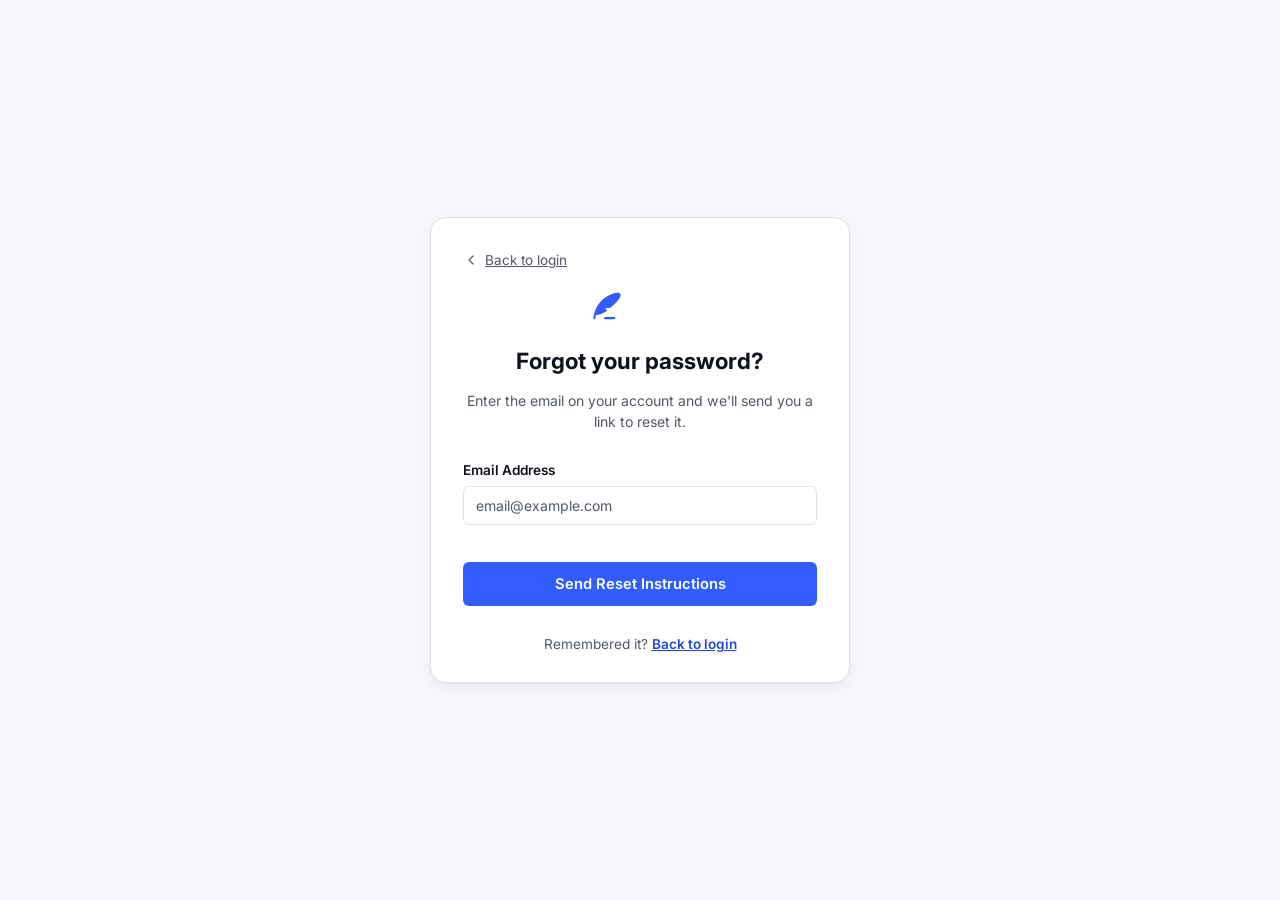
<file: forgot-password.html>
<!DOCTYPE html>
<html lang="en">
<head>
<meta charset="UTF-8" />
<meta name="viewport" content="width=device-width, initial-scale=1.0" />
<title>Forgot password — Notes</title>
<meta name="description" content="Request a password reset link for your Notes account." />

<link rel="preconnect" href="https://fonts.googleapis.com">
<link rel="preconnect" href="https://fonts.gstatic.com" crossorigin>
<link href="https://fonts.googleapis.com/css2?family=Inter:wght@400;500;600;700&family=JetBrains+Mono:wght@400;500;700&display=swap" rel="stylesheet">

<link rel="stylesheet" href="styles.css" />
</head>
<body class="auth-body" data-auth-page="forgot-password">
<svg xmlns="http://www.w3.org/2000/svg" style="display:none">
  <symbol id="icon-eye" viewBox="0 0 24 24" fill="none" stroke="currentColor" stroke-width="1.8" stroke-linecap="round" stroke-linejoin="round">
    <path d="M2.5 12S5.5 5.5 12 5.5 21.5 12 21.5 12 18.5 18.5 12 18.5 2.5 12 2.5 12Z" /><circle cx="12" cy="12" r="3" />
  </symbol>
  <symbol id="icon-eye-off" viewBox="0 0 24 24" fill="none" stroke="currentColor" stroke-width="1.8" stroke-linecap="round" stroke-linejoin="round">
    <path d="M3 3l18 18" />
    <path d="M10.6 5.6A10.8 10.8 0 0 1 12 5.5c6.5 0 9.5 6.5 9.5 6.5a13.6 13.6 0 0 1-3.1 4.1M6.6 6.6C3.9 8.3 2.5 11 2.5 12c0 0 3 6.5 9.5 6.5 1.4 0 2.6-.3 3.7-.8" />
    <path d="M9.9 10a3 3 0 0 0 4.1 4.1" />
  </symbol>
  <symbol id="icon-info-circle" viewBox="0 0 24 24" fill="none" stroke="currentColor" stroke-width="1.6" stroke-linecap="round" stroke-linejoin="round">
    <circle cx="12" cy="12" r="9" /><path d="M12 11v5.5" /><circle cx="12" cy="8" r="0.9" fill="currentColor" stroke="none" />
  </symbol>
  <symbol id="icon-chevron-left" viewBox="0 0 24 24" fill="none" stroke="currentColor" stroke-width="1.8" stroke-linecap="round" stroke-linejoin="round">
    <path d="m15 6-6 6 6 6" />
  </symbol>
  <symbol id="icon-check" viewBox="0 0 24 24" fill="none" stroke="currentColor" stroke-width="2" stroke-linecap="round" stroke-linejoin="round">
    <path d="M5 12.5 9.5 17 19 6.5" />
  </symbol>
  <symbol id="icon-close" viewBox="0 0 24 24" fill="none" stroke="currentColor" stroke-width="1.8" stroke-linecap="round" stroke-linejoin="round">
    <path d="M6 6l12 12M18 6 6 18" />
  </symbol>
</svg>
<a class="skip-link" href="#email">Skip to form</a>

<main class="auth-shell">
  <div class="auth-card">
    <a href="login.html" class="auth-back-link">
      <svg aria-hidden="true"><use href="#icon-chevron-left" /></svg> Back to login
    </a>

    <div class="auth-brand" id="brand"><svg class="brand-logo" width="95" height="28" viewBox="0 0 95 28" fill="none" xmlns="http://www.w3.org/2000/svg" role="img" aria-label="Notes">
  <g clip-path="url(#auth-logo-clip0)">
    <g clip-path="url(#auth-logo-clip1)">
      <path fill-rule="evenodd" clip-rule="evenodd" d="M27.3995 2.15804C26.3677 0.192436 22.9741 0.809836 20.0411 1.59524C7.29129 6.29364 2.78049 15.8417 1.19569 21.5299C1.11729 21.6727 1.06969 21.8365 1.06549 22.0115C0.438289 24.4251 0.352889 26.0337 0.351489 26.0869C0.327689 26.6651 0.777089 27.1537 1.35529 27.1775C1.37069 27.1789 1.38609 27.1789 1.40149 27.1789C1.96009 27.1789 2.42489 26.7379 2.45009 26.1737C2.45709 26.0029 2.52149 24.8283 2.91769 23.0727C6.42889 22.9243 9.96389 21.6167 13.4359 19.1751C13.7075 18.9847 13.8727 18.6767 13.8825 18.3463C13.8923 18.0145 13.7439 17.6981 13.4849 17.4937L11.8833 16.2253L17.1389 15.7101C17.3531 15.6891 17.5547 15.6037 17.7185 15.4637C17.8319 15.3685 20.5073 13.0781 23.0525 10.4082C26.9235 6.34824 28.2633 3.80444 27.3995 2.15804Z" fill="#335CFF" />
      <path fill-rule="evenodd" clip-rule="evenodd" d="M21.1783 25.0798H12.2043C11.6247 25.0798 11.1543 25.5502 11.1543 26.1298C11.1543 26.7094 11.6247 27.1798 12.2043 27.1798H21.1783C21.7579 27.1798 22.2283 26.7094 22.2283 26.1298C22.2283 25.5502 21.7579 25.0798 21.1783 25.0798Z" fill="#335CFF" />
    </g>
  </g>
  <defs>
    <clipPath id="auth-logo-clip0"><rect width="95" height="28" fill="white" /></clipPath>
    <clipPath id="auth-logo-clip1"><rect width="28" height="28" fill="white" /></clipPath>
  </defs>
</svg></div>

    <h1 class="auth-title">Forgot your password?</h1>
    <p class="auth-subtitle">Enter the email on your account and we'll send you a link to reset it.</p>

    <div class="feedback" id="feedback" role="status" aria-live="polite"></div>

    <form class="auth-form" id="auth-form" novalidate>
      <div class="field">
        <label for="email">Email Address</label>
        <input type="email" id="email" name="email" placeholder="email@example.com" required autocomplete="email" aria-describedby="email-error" />
        <p class="field-error" id="email-error" role="alert"></p>
      </div>

      <button type="submit" class="btn btn-primary btn-block">Send Reset Instructions</button>
    </form>

    <div class="demo-notice" id="demo-reset-notice" hidden>
      <strong>Demo mode — no email server</strong>
      Normally we'd email this link. Since there's nowhere for it to go, here it is directly:
      <a href="#" id="demo-reset-link">Continue to reset your password</a>
    </div>

    <p class="auth-footer">Remembered it? <a href="login.html">Back to login</a></p>
  </div>
</main>

<script type="module" src="main.js"></script>
</body>
</html>
</file>
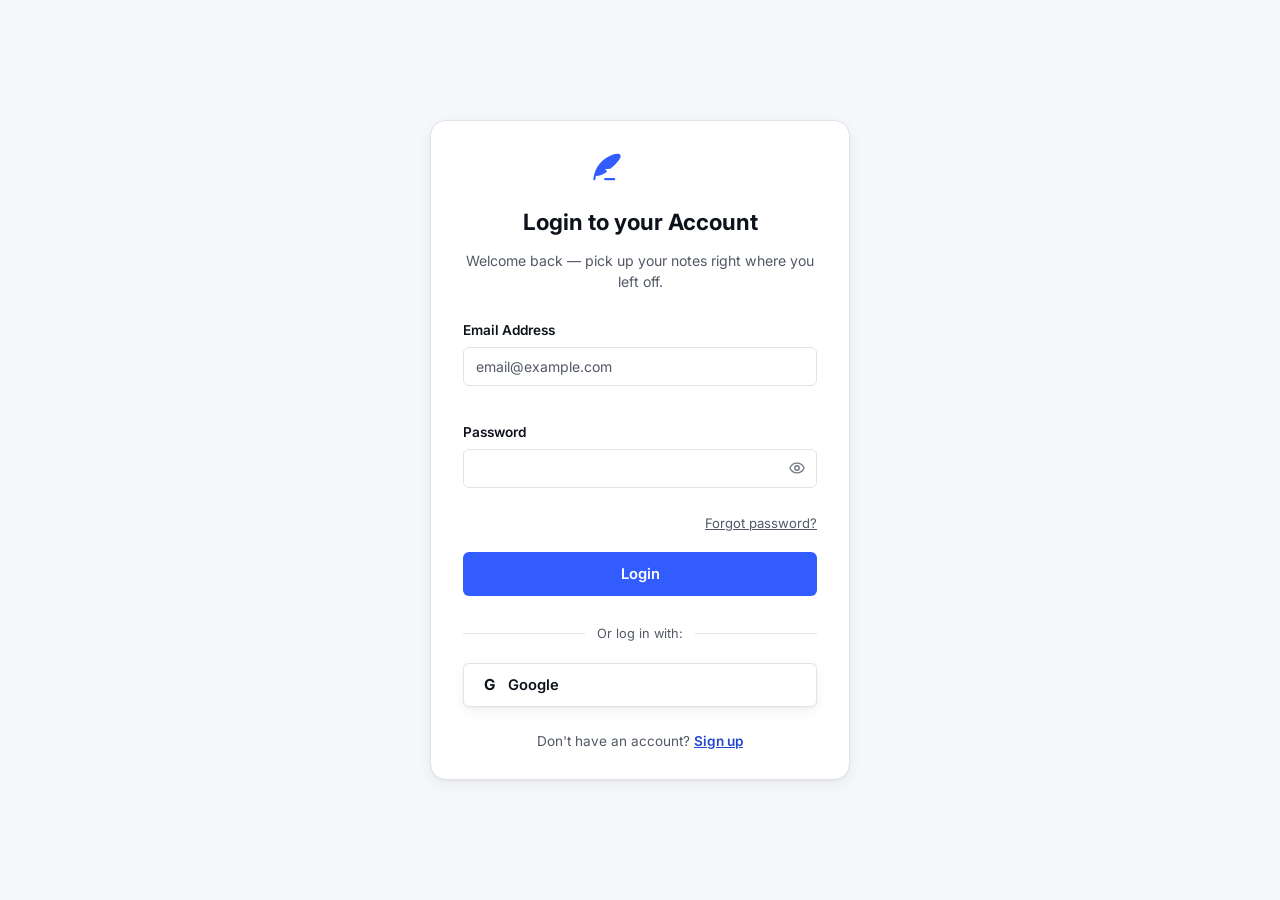
<file: login.html>
<!DOCTYPE html>
<html lang="en">
<head>
<meta charset="UTF-8" />
<meta name="viewport" content="width=device-width, initial-scale=1.0" />
<title>Login — Notes</title>
<meta name="description" content="Log in to your Notes account." />

<link rel="preconnect" href="https://fonts.googleapis.com">
<link rel="preconnect" href="https://fonts.gstatic.com" crossorigin>
<link href="https://fonts.googleapis.com/css2?family=Inter:wght@400;500;600;700&family=JetBrains+Mono:wght@400;500;700&display=swap" rel="stylesheet">

<link rel="stylesheet" href="styles.css" />
</head>
<body class="auth-body" data-auth-page="login">
<svg xmlns="http://www.w3.org/2000/svg" style="display:none">
  <symbol id="icon-eye" viewBox="0 0 24 24" fill="none" stroke="currentColor" stroke-width="1.8" stroke-linecap="round" stroke-linejoin="round">
    <path d="M2.5 12S5.5 5.5 12 5.5 21.5 12 21.5 12 18.5 18.5 12 18.5 2.5 12 2.5 12Z" /><circle cx="12" cy="12" r="3" />
  </symbol>
  <symbol id="icon-eye-off" viewBox="0 0 24 24" fill="none" stroke="currentColor" stroke-width="1.8" stroke-linecap="round" stroke-linejoin="round">
    <path d="M3 3l18 18" />
    <path d="M10.6 5.6A10.8 10.8 0 0 1 12 5.5c6.5 0 9.5 6.5 9.5 6.5a13.6 13.6 0 0 1-3.1 4.1M6.6 6.6C3.9 8.3 2.5 11 2.5 12c0 0 3 6.5 9.5 6.5 1.4 0 2.6-.3 3.7-.8" />
    <path d="M9.9 10a3 3 0 0 0 4.1 4.1" />
  </symbol>
  <symbol id="icon-info-circle" viewBox="0 0 24 24" fill="none" stroke="currentColor" stroke-width="1.6" stroke-linecap="round" stroke-linejoin="round">
    <circle cx="12" cy="12" r="9" /><path d="M12 11v5.5" /><circle cx="12" cy="8" r="0.9" fill="currentColor" stroke="none" />
  </symbol>
  <symbol id="icon-chevron-left" viewBox="0 0 24 24" fill="none" stroke="currentColor" stroke-width="1.8" stroke-linecap="round" stroke-linejoin="round">
    <path d="m15 6-6 6 6 6" />
  </symbol>
  <symbol id="icon-check" viewBox="0 0 24 24" fill="none" stroke="currentColor" stroke-width="2" stroke-linecap="round" stroke-linejoin="round">
    <path d="M5 12.5 9.5 17 19 6.5" />
  </symbol>
  <symbol id="icon-close" viewBox="0 0 24 24" fill="none" stroke="currentColor" stroke-width="1.8" stroke-linecap="round" stroke-linejoin="round">
    <path d="M6 6l12 12M18 6 6 18" />
  </symbol>
</svg>
<a class="skip-link" href="#email">Skip to form</a>

<main class="auth-shell">
  <div class="auth-card">
    <div class="auth-brand" id="brand"><svg class="brand-logo" width="95" height="28" viewBox="0 0 95 28" fill="none" xmlns="http://www.w3.org/2000/svg" role="img" aria-label="Notes">
  <g clip-path="url(#auth-logo-clip0)">
    <g clip-path="url(#auth-logo-clip1)">
      <path fill-rule="evenodd" clip-rule="evenodd" d="M27.3995 2.15804C26.3677 0.192436 22.9741 0.809836 20.0411 1.59524C7.29129 6.29364 2.78049 15.8417 1.19569 21.5299C1.11729 21.6727 1.06969 21.8365 1.06549 22.0115C0.438289 24.4251 0.352889 26.0337 0.351489 26.0869C0.327689 26.6651 0.777089 27.1537 1.35529 27.1775C1.37069 27.1789 1.38609 27.1789 1.40149 27.1789C1.96009 27.1789 2.42489 26.7379 2.45009 26.1737C2.45709 26.0029 2.52149 24.8283 2.91769 23.0727C6.42889 22.9243 9.96389 21.6167 13.4359 19.1751C13.7075 18.9847 13.8727 18.6767 13.8825 18.3463C13.8923 18.0145 13.7439 17.6981 13.4849 17.4937L11.8833 16.2253L17.1389 15.7101C17.3531 15.6891 17.5547 15.6037 17.7185 15.4637C17.8319 15.3685 20.5073 13.0781 23.0525 10.4082C26.9235 6.34824 28.2633 3.80444 27.3995 2.15804Z" fill="#335CFF" />
      <path fill-rule="evenodd" clip-rule="evenodd" d="M21.1783 25.0798H12.2043C11.6247 25.0798 11.1543 25.5502 11.1543 26.1298C11.1543 26.7094 11.6247 27.1798 12.2043 27.1798H21.1783C21.7579 27.1798 22.2283 26.7094 22.2283 26.1298C22.2283 25.5502 21.7579 25.0798 21.1783 25.0798Z" fill="#335CFF" />
    </g>
  </g>
  <defs>
    <clipPath id="auth-logo-clip0"><rect width="95" height="28" fill="white" /></clipPath>
    <clipPath id="auth-logo-clip1"><rect width="28" height="28" fill="white" /></clipPath>
  </defs>
</svg></div>

    <h1 class="auth-title">Login to your Account</h1>
    <p class="auth-subtitle">Welcome back — pick up your notes right where you left off.</p>

    <div class="feedback" id="feedback" role="status" aria-live="polite"></div>

    <form class="auth-form" id="auth-form" novalidate>
      <div class="field">
        <label for="email">Email Address</label>
        <input type="email" id="email" name="email" placeholder="email@example.com" required autocomplete="email" aria-describedby="email-error" />
        <p class="field-error" id="email-error" role="alert"></p>
      </div>

      <div class="field">
        <label for="password">Password</label>
        <div class="password-input">
          <input type="password" id="password" name="password" required autocomplete="current-password" aria-describedby="password-error" />
          <button type="button" class="password-toggle" id="password-toggle" aria-pressed="false" aria-label="Show password">
            <svg aria-hidden="true"><use href="#icon-eye" /></svg>
          </button>
        </div>
        <p class="field-error" id="password-error" role="alert"></p>
      </div>

      <div class="auth-actions-row">
        <a href="forgot-password.html">Forgot password?</a>
      </div>

      <button type="submit" class="btn btn-primary btn-block">Login</button>
    </form>

    <div class="auth-divider">Or log in with:</div>

    <button type="button" class="btn btn-outline btn-block google-btn" id="google-btn">
      <span class="google-icon" aria-hidden="true">G</span> Google
    </button>

    <p class="auth-footer">Don't have an account? <a href="signup.html">Sign up</a></p>
  </div>
</main>

<script type="module" src="main.js"></script>
</body>
</html>
</file>
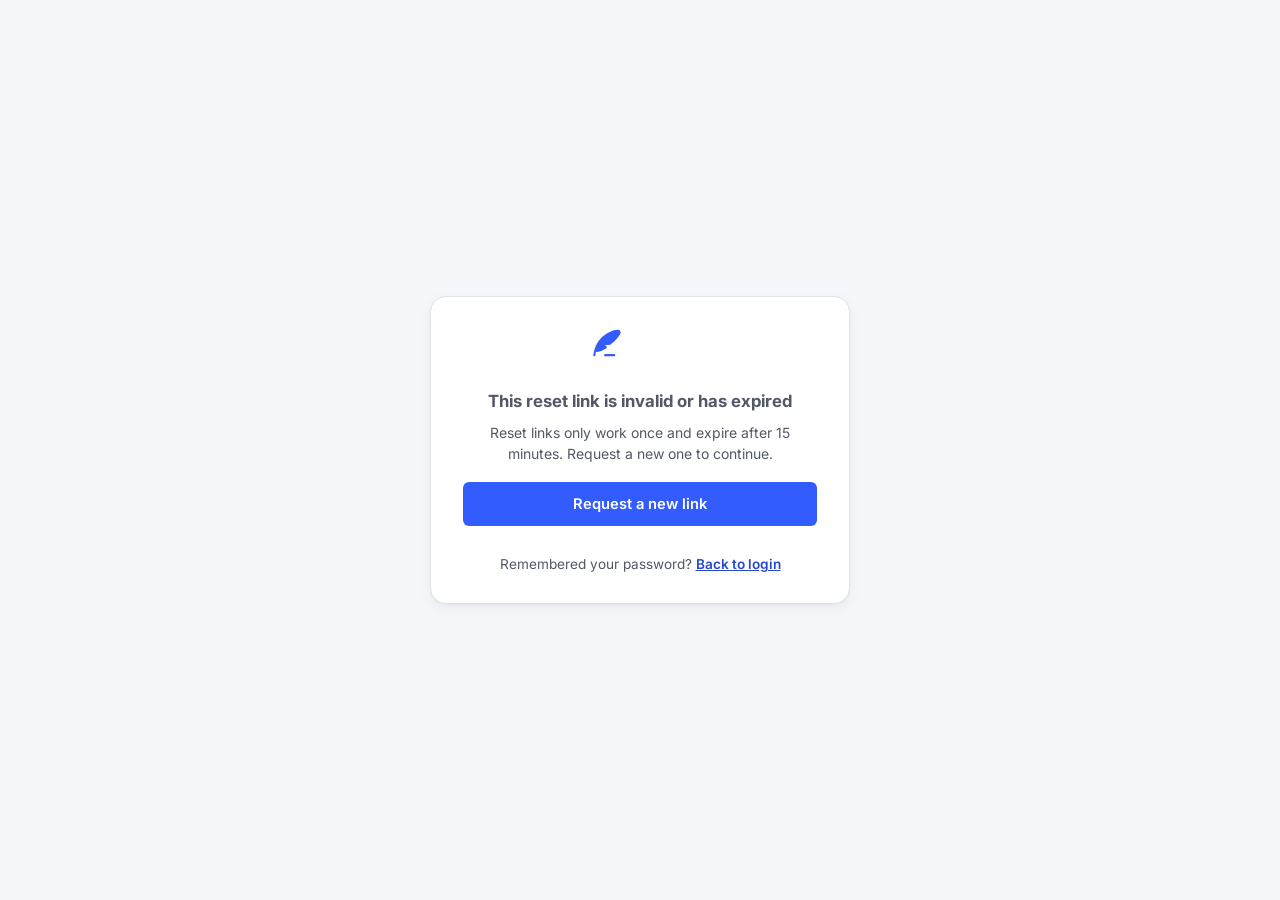
<file: reset-password.html>
<!DOCTYPE html>
<html lang="en">
<head>
<meta charset="UTF-8" />
<meta name="viewport" content="width=device-width, initial-scale=1.0" />
<title>Reset password — Notes</title>
<meta name="description" content="Choose a new password for your Notes account." />

<link rel="preconnect" href="https://fonts.googleapis.com">
<link rel="preconnect" href="https://fonts.gstatic.com" crossorigin>
<link href="https://fonts.googleapis.com/css2?family=Inter:wght@400;500;600;700&family=JetBrains+Mono:wght@400;500;700&display=swap" rel="stylesheet">

<link rel="stylesheet" href="styles.css" />
</head>
<body class="auth-body" data-auth-page="reset-password">
<svg xmlns="http://www.w3.org/2000/svg" style="display:none">
  <symbol id="icon-eye" viewBox="0 0 24 24" fill="none" stroke="currentColor" stroke-width="1.8" stroke-linecap="round" stroke-linejoin="round">
    <path d="M2.5 12S5.5 5.5 12 5.5 21.5 12 21.5 12 18.5 18.5 12 18.5 2.5 12 2.5 12Z" /><circle cx="12" cy="12" r="3" />
  </symbol>
  <symbol id="icon-eye-off" viewBox="0 0 24 24" fill="none" stroke="currentColor" stroke-width="1.8" stroke-linecap="round" stroke-linejoin="round">
    <path d="M3 3l18 18" />
    <path d="M10.6 5.6A10.8 10.8 0 0 1 12 5.5c6.5 0 9.5 6.5 9.5 6.5a13.6 13.6 0 0 1-3.1 4.1M6.6 6.6C3.9 8.3 2.5 11 2.5 12c0 0 3 6.5 9.5 6.5 1.4 0 2.6-.3 3.7-.8" />
    <path d="M9.9 10a3 3 0 0 0 4.1 4.1" />
  </symbol>
  <symbol id="icon-info-circle" viewBox="0 0 24 24" fill="none" stroke="currentColor" stroke-width="1.6" stroke-linecap="round" stroke-linejoin="round">
    <circle cx="12" cy="12" r="9" /><path d="M12 11v5.5" /><circle cx="12" cy="8" r="0.9" fill="currentColor" stroke="none" />
  </symbol>
  <symbol id="icon-chevron-left" viewBox="0 0 24 24" fill="none" stroke="currentColor" stroke-width="1.8" stroke-linecap="round" stroke-linejoin="round">
    <path d="m15 6-6 6 6 6" />
  </symbol>
  <symbol id="icon-check" viewBox="0 0 24 24" fill="none" stroke="currentColor" stroke-width="2" stroke-linecap="round" stroke-linejoin="round">
    <path d="M5 12.5 9.5 17 19 6.5" />
  </symbol>
  <symbol id="icon-close" viewBox="0 0 24 24" fill="none" stroke="currentColor" stroke-width="1.8" stroke-linecap="round" stroke-linejoin="round">
    <path d="M6 6l12 12M18 6 6 18" />
  </symbol>
</svg>
<a class="skip-link" href="#password">Skip to form</a>

<main class="auth-shell">
  <div class="auth-card">
    <div class="auth-brand" id="brand"><svg class="brand-logo" width="95" height="28" viewBox="0 0 95 28" fill="none" xmlns="http://www.w3.org/2000/svg" role="img" aria-label="Notes">
  <g clip-path="url(#auth-logo-clip0)">
    <g clip-path="url(#auth-logo-clip1)">
      <path fill-rule="evenodd" clip-rule="evenodd" d="M27.3995 2.15804C26.3677 0.192436 22.9741 0.809836 20.0411 1.59524C7.29129 6.29364 2.78049 15.8417 1.19569 21.5299C1.11729 21.6727 1.06969 21.8365 1.06549 22.0115C0.438289 24.4251 0.352889 26.0337 0.351489 26.0869C0.327689 26.6651 0.777089 27.1537 1.35529 27.1775C1.37069 27.1789 1.38609 27.1789 1.40149 27.1789C1.96009 27.1789 2.42489 26.7379 2.45009 26.1737C2.45709 26.0029 2.52149 24.8283 2.91769 23.0727C6.42889 22.9243 9.96389 21.6167 13.4359 19.1751C13.7075 18.9847 13.8727 18.6767 13.8825 18.3463C13.8923 18.0145 13.7439 17.6981 13.4849 17.4937L11.8833 16.2253L17.1389 15.7101C17.3531 15.6891 17.5547 15.6037 17.7185 15.4637C17.8319 15.3685 20.5073 13.0781 23.0525 10.4082C26.9235 6.34824 28.2633 3.80444 27.3995 2.15804Z" fill="#335CFF" />
      <path fill-rule="evenodd" clip-rule="evenodd" d="M21.1783 25.0798H12.2043C11.6247 25.0798 11.1543 25.5502 11.1543 26.1298C11.1543 26.7094 11.6247 27.1798 12.2043 27.1798H21.1783C21.7579 27.1798 22.2283 26.7094 22.2283 26.1298C22.2283 25.5502 21.7579 25.0798 21.1783 25.0798Z" fill="#335CFF" />
    </g>
  </g>
  <defs>
    <clipPath id="auth-logo-clip0"><rect width="95" height="28" fill="white" /></clipPath>
    <clipPath id="auth-logo-clip1"><rect width="28" height="28" fill="white" /></clipPath>
  </defs>
</svg></div>

    <div id="reset-form-view">
      <h1 class="auth-title">Reset your password</h1>
      <p class="auth-subtitle">Choose a new password for your account.</p>

      <div class="feedback" id="feedback" role="status" aria-live="polite"></div>

      <form class="auth-form" id="auth-form" novalidate>
        <div class="field">
          <label for="password">New Password</label>
          <div class="password-input">
            <input type="password" id="password" name="password" required minlength="8" autocomplete="new-password" aria-describedby="password-hint password-error" />
            <button type="button" class="password-toggle" id="password-toggle" aria-pressed="false" aria-label="Show password">
              <svg aria-hidden="true"><use href="#icon-eye" /></svg>
            </button>
          </div>
          <p class="field-hint" id="password-hint"><svg class="hint-icon" aria-hidden="true"><use href="#icon-info-circle" /></svg> At least 8 characters</p>
          <p class="field-error" id="password-error" role="alert"></p>
        </div>

        <div class="field">
          <label for="confirm-password">Confirm New Password</label>
          <div class="password-input">
            <input type="password" id="confirm-password" name="confirm-password" required autocomplete="new-password" aria-describedby="confirm-password-error" />
            <button type="button" class="password-toggle" id="confirm-password-toggle" aria-pressed="false" aria-label="Show password">
              <svg aria-hidden="true"><use href="#icon-eye" /></svg>
            </button>
          </div>
          <p class="field-error" id="confirm-password-error" role="alert"></p>
        </div>

        <button type="submit" class="btn btn-primary btn-block">Reset Password</button>
      </form>
    </div>

    <div class="invalid-link-notice" id="invalid-link-notice" hidden>
      <p class="empty-title">This reset link is invalid or has expired</p>
      <p>Reset links only work once and expire after 15 minutes. Request a new one to continue.</p>
      <a href="forgot-password.html" class="btn btn-primary btn-block">Request a new link</a>
    </div>

    <p class="auth-footer">Remembered your password? <a href="login.html">Back to login</a></p>
  </div>
</main>

<script type="module" src="main.js"></script>
</body>
</html>
</file>
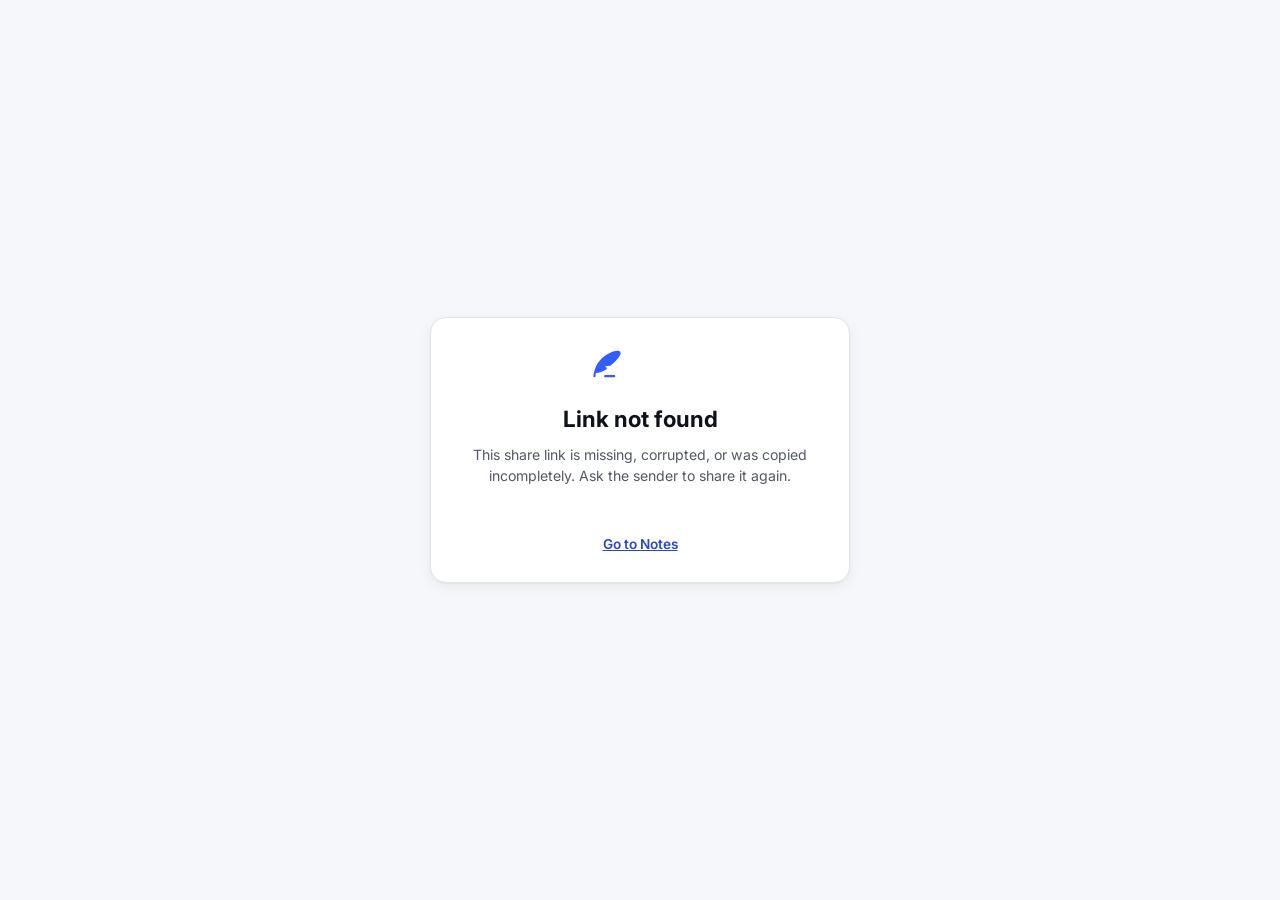
<file: shared-note.html>
<!DOCTYPE html>
<html lang="en">
<head>
<meta charset="UTF-8" />
<meta name="viewport" content="width=device-width, initial-scale=1.0" />
<title>Shared Note — Notes</title>
<meta name="description" content="A note shared from Notes." />
<meta name="robots" content="noindex" />

<link rel="preconnect" href="https://fonts.googleapis.com">
<link rel="preconnect" href="https://fonts.gstatic.com" crossorigin>
<link href="https://fonts.googleapis.com/css2?family=Inter:wght@400;500;600;700&family=JetBrains+Mono:wght@400;500;700&display=swap" rel="stylesheet">

<link rel="stylesheet" href="styles.css" />
</head>
<body class="auth-body" data-auth-page="shared-note">
<svg xmlns="http://www.w3.org/2000/svg" style="display:none">
  <symbol id="icon-lock" viewBox="0 0 24 24" fill="none" stroke="currentColor" stroke-width="1.8" stroke-linecap="round" stroke-linejoin="round">
    <rect x="5" y="11" width="14" height="9" rx="2" /><path d="M8 11V7.5a4 4 0 0 1 8 0V11" />
  </symbol>
</svg>
<main class="auth-shell">
  <div class="auth-card">
    <div class="auth-brand"><svg class="brand-logo" width="95" height="28" viewBox="0 0 95 28" fill="none" xmlns="http://www.w3.org/2000/svg" role="img" aria-label="Notes">
  <g clip-path="url(#shared-logo-clip0)">
    <g clip-path="url(#shared-logo-clip1)">
      <path fill-rule="evenodd" clip-rule="evenodd" d="M27.3995 2.15804C26.3677 0.192436 22.9741 0.809836 20.0411 1.59524C7.29129 6.29364 2.78049 15.8417 1.19569 21.5299C1.11729 21.6727 1.06969 21.8365 1.06549 22.0115C0.438289 24.4251 0.352889 26.0337 0.351489 26.0869C0.327689 26.6651 0.777089 27.1537 1.35529 27.1775C1.37069 27.1789 1.38609 27.1789 1.40149 27.1789C1.96009 27.1789 2.42489 26.7379 2.45009 26.1737C2.45709 26.0029 2.52149 24.8283 2.91769 23.0727C6.42889 22.9243 9.96389 21.6167 13.4359 19.1751C13.7075 18.9847 13.8727 18.6767 13.8825 18.3463C13.8923 18.0145 13.7439 17.6981 13.4849 17.4937L11.8833 16.2253L17.1389 15.7101C17.3531 15.6891 17.5547 15.6037 17.7185 15.4637C17.8319 15.3685 20.5073 13.0781 23.0525 10.4082C26.9235 6.34824 28.2633 3.80444 27.3995 2.15804Z" fill="#335CFF" />
      <path fill-rule="evenodd" clip-rule="evenodd" d="M21.1783 25.0798H12.2043C11.6247 25.0798 11.1543 25.5502 11.1543 26.1298C11.1543 26.7094 11.6247 27.1798 12.2043 27.1798H21.1783C21.7579 27.1798 22.2283 26.7094 22.2283 26.1298C22.2283 25.5502 21.7579 25.0798 21.1783 25.0798Z" fill="#335CFF" />
    </g>
  </g>
  <defs>
    <clipPath id="shared-logo-clip0"><rect width="95" height="28" fill="white" /></clipPath>
    <clipPath id="shared-logo-clip1"><rect width="28" height="28" fill="white" /></clipPath>
  </defs>
</svg></div>

    <div id="shared-note-view" hidden>
      <p class="shared-note-badge">
        <svg aria-hidden="true"><use href="#icon-lock" /></svg> Read-only shared note
      </p>
      <h1 class="auth-title" id="shared-note-title"></h1>
      <ul class="shared-note-tags" id="shared-note-tags" aria-label="Tags"></ul>
      <p class="shared-note-meta" id="shared-note-meta"></p>
      <div class="shared-note-content" id="shared-note-content"></div>
    </div>

    <div id="shared-note-missing" hidden>
      <h1 class="auth-title">Link not found</h1>
      <p class="auth-subtitle">This share link is missing, corrupted, or was copied incompletely. Ask the sender to share it again.</p>
    </div>

    <p class="auth-footer"><a href="login.html">Go to Notes</a></p>
  </div>
</main>

<script type="module" src="main.js"></script>
</body>
</html>
</file>
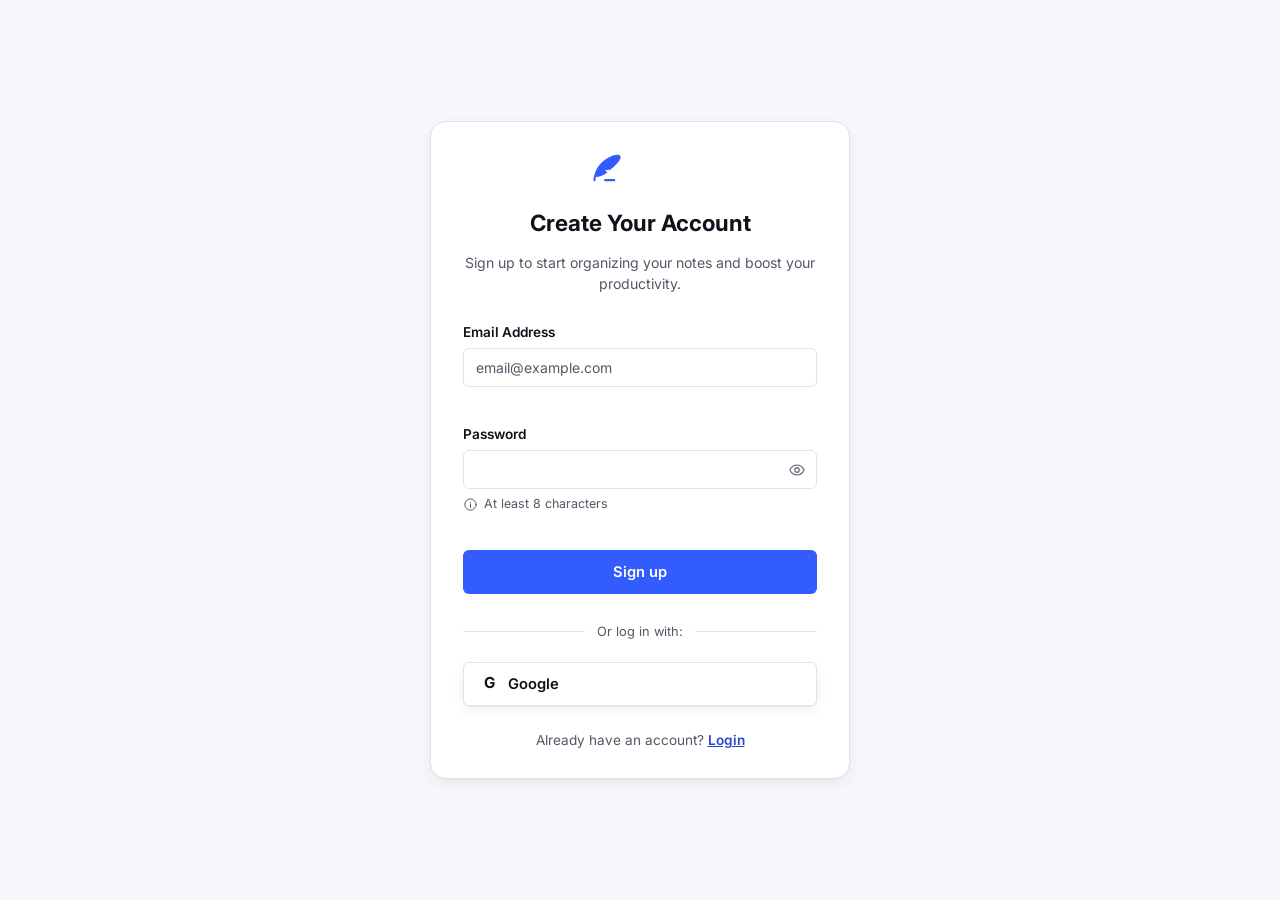
<file: signup.html>
<!DOCTYPE html>
<html lang="en">
<head>
<meta charset="UTF-8" />
<meta name="viewport" content="width=device-width, initial-scale=1.0" />
<title>Sign up — Notes</title>
<meta name="description" content="Create a Notes account to start organizing your notes." />

<link rel="preconnect" href="https://fonts.googleapis.com">
<link rel="preconnect" href="https://fonts.gstatic.com" crossorigin>
<link href="https://fonts.googleapis.com/css2?family=Inter:wght@400;500;600;700&family=JetBrains+Mono:wght@400;500;700&display=swap" rel="stylesheet">

<link rel="stylesheet" href="styles.css" />
</head>
<body class="auth-body" data-auth-page="signup">
<svg xmlns="http://www.w3.org/2000/svg" style="display:none">
  <symbol id="icon-eye" viewBox="0 0 24 24" fill="none" stroke="currentColor" stroke-width="1.8" stroke-linecap="round" stroke-linejoin="round">
    <path d="M2.5 12S5.5 5.5 12 5.5 21.5 12 21.5 12 18.5 18.5 12 18.5 2.5 12 2.5 12Z" /><circle cx="12" cy="12" r="3" />
  </symbol>
  <symbol id="icon-eye-off" viewBox="0 0 24 24" fill="none" stroke="currentColor" stroke-width="1.8" stroke-linecap="round" stroke-linejoin="round">
    <path d="M3 3l18 18" />
    <path d="M10.6 5.6A10.8 10.8 0 0 1 12 5.5c6.5 0 9.5 6.5 9.5 6.5a13.6 13.6 0 0 1-3.1 4.1M6.6 6.6C3.9 8.3 2.5 11 2.5 12c0 0 3 6.5 9.5 6.5 1.4 0 2.6-.3 3.7-.8" />
    <path d="M9.9 10a3 3 0 0 0 4.1 4.1" />
  </symbol>
  <symbol id="icon-info-circle" viewBox="0 0 24 24" fill="none" stroke="currentColor" stroke-width="1.6" stroke-linecap="round" stroke-linejoin="round">
    <circle cx="12" cy="12" r="9" /><path d="M12 11v5.5" /><circle cx="12" cy="8" r="0.9" fill="currentColor" stroke="none" />
  </symbol>
  <symbol id="icon-chevron-left" viewBox="0 0 24 24" fill="none" stroke="currentColor" stroke-width="1.8" stroke-linecap="round" stroke-linejoin="round">
    <path d="m15 6-6 6 6 6" />
  </symbol>
  <symbol id="icon-check" viewBox="0 0 24 24" fill="none" stroke="currentColor" stroke-width="2" stroke-linecap="round" stroke-linejoin="round">
    <path d="M5 12.5 9.5 17 19 6.5" />
  </symbol>
  <symbol id="icon-close" viewBox="0 0 24 24" fill="none" stroke="currentColor" stroke-width="1.8" stroke-linecap="round" stroke-linejoin="round">
    <path d="M6 6l12 12M18 6 6 18" />
  </symbol>
</svg>
<a class="skip-link" href="#email">Skip to form</a>

<main class="auth-shell">
  <div class="auth-card">
    <div class="auth-brand" id="brand"><svg class="brand-logo" width="95" height="28" viewBox="0 0 95 28" fill="none" xmlns="http://www.w3.org/2000/svg" role="img" aria-label="Notes">
  <g clip-path="url(#auth-logo-clip0)">
    <g clip-path="url(#auth-logo-clip1)">
      <path fill-rule="evenodd" clip-rule="evenodd" d="M27.3995 2.15804C26.3677 0.192436 22.9741 0.809836 20.0411 1.59524C7.29129 6.29364 2.78049 15.8417 1.19569 21.5299C1.11729 21.6727 1.06969 21.8365 1.06549 22.0115C0.438289 24.4251 0.352889 26.0337 0.351489 26.0869C0.327689 26.6651 0.777089 27.1537 1.35529 27.1775C1.37069 27.1789 1.38609 27.1789 1.40149 27.1789C1.96009 27.1789 2.42489 26.7379 2.45009 26.1737C2.45709 26.0029 2.52149 24.8283 2.91769 23.0727C6.42889 22.9243 9.96389 21.6167 13.4359 19.1751C13.7075 18.9847 13.8727 18.6767 13.8825 18.3463C13.8923 18.0145 13.7439 17.6981 13.4849 17.4937L11.8833 16.2253L17.1389 15.7101C17.3531 15.6891 17.5547 15.6037 17.7185 15.4637C17.8319 15.3685 20.5073 13.0781 23.0525 10.4082C26.9235 6.34824 28.2633 3.80444 27.3995 2.15804Z" fill="#335CFF" />
      <path fill-rule="evenodd" clip-rule="evenodd" d="M21.1783 25.0798H12.2043C11.6247 25.0798 11.1543 25.5502 11.1543 26.1298C11.1543 26.7094 11.6247 27.1798 12.2043 27.1798H21.1783C21.7579 27.1798 22.2283 26.7094 22.2283 26.1298C22.2283 25.5502 21.7579 25.0798 21.1783 25.0798Z" fill="#335CFF" />
    </g>
  </g>
  <defs>
    <clipPath id="auth-logo-clip0"><rect width="95" height="28" fill="white" /></clipPath>
    <clipPath id="auth-logo-clip1"><rect width="28" height="28" fill="white" /></clipPath>
  </defs>
</svg></div>

    <h1 class="auth-title">Create Your Account</h1>
    <p class="auth-subtitle">Sign up to start organizing your notes and boost your productivity.</p>

    <div class="feedback" id="feedback" role="status" aria-live="polite"></div>

    <form class="auth-form" id="auth-form" novalidate>
      <div class="field">
        <label for="email">Email Address</label>
        <input type="email" id="email" name="email" placeholder="email@example.com" required autocomplete="email" aria-describedby="email-error" />
        <p class="field-error" id="email-error" role="alert"></p>
      </div>

      <div class="field">
        <label for="password">Password</label>
        <div class="password-input">
          <input type="password" id="password" name="password" required minlength="8" autocomplete="new-password" aria-describedby="password-hint password-error" />
          <button type="button" class="password-toggle" id="password-toggle" aria-pressed="false" aria-label="Show password">
            <svg aria-hidden="true"><use href="#icon-eye" /></svg>
          </button>
        </div>
        <p class="field-hint" id="password-hint"><svg class="hint-icon" aria-hidden="true"><use href="#icon-info-circle" /></svg> At least 8 characters</p>
        <p class="field-error" id="password-error" role="alert"></p>
      </div>

      <button type="submit" class="btn btn-primary btn-block">Sign up</button>
    </form>

    <div class="auth-divider">Or log in with:</div>

    <button type="button" class="btn btn-outline btn-block google-btn" id="google-btn">
      <span class="google-icon" aria-hidden="true">G</span> Google
    </button>

    <p class="auth-footer">Already have an account? <a href="login.html">Login</a></p>
  </div>
</main>

<script type="module" src="main.js"></script>
</body>
</html>
</file>
<file: styles.css>
/* ==========================================================================
   Notes — design tokens
   ========================================================================== */

:root {
  /* type */
  --font-sans: 'Inter', system-ui, sans-serif;
  --font-serif: Georgia, 'Times New Roman', serif;
  --font-mono: 'JetBrains Mono', 'Courier New', monospace;
  --font-body: var(--font-sans);

  /* brand palette — primitives, theme-independent (see design handoff) */
  --neutral-950: #0E121B;
  --neutral-900: #191B25;
  --neutral-800: #232530;
  --neutral-700: #2B303B;
  --neutral-600: #525866;
  --neutral-500: #717784;
  --neutral-400: #99A0AE;
  --neutral-300: #CACFD8;
  --neutral-200: #E0E4EA;
  --neutral-100: #F3F5F8;
  --neutral-50: #F5F7FA;
  --neutral-0: #FFFFFF;
  --blue-700: #2547D0;
  --blue-500: #335CFF;
  --blue-50: #EBF1FF;
  --green-500: #21C16B;
  --green-100: #D1FBE9;
  --red-500: #FB3748;
  --red-100: #FFD5D8;

  /* light theme (default) — semantic tokens mapped from the primitives above */
  --bg: var(--neutral-0);
  --bg-alt: var(--neutral-50);
  --surface: var(--neutral-0);
  --surface-raised: var(--neutral-0);
  --ink: var(--neutral-950);
  /* real secondary text (labels, hints, dates) — ~7:1 on this theme's bg */
  --ink-soft: var(--neutral-600);
  /* decorative only: icons, placeholders — not guaranteed to meet 4.5:1 for real text */
  --ink-faint: var(--neutral-500);
  --accent: var(--blue-500);
  /* text-safe accent variant (links, active states) — plain --accent is a fill/large-surface color */
  --accent-ink: var(--blue-700);
  --accent-hover-bg: color-mix(in srgb, var(--accent) 85%, black);
  --danger: var(--red-500);
  /* text-safe danger variant: --red-500 alone is ~3.66:1 on white, fails 4.5:1 for real text */
  --danger-text: color-mix(in srgb, var(--red-500) 78%, black);
  /* text/icon color for solid saturated-fill surfaces (danger/success badges & buttons) — fixed dark ink in both themes */
  --on-fill: var(--neutral-950);
  --on-danger: var(--on-fill);
  --success: var(--green-500);
  --success-tint: var(--green-100);
  --border: var(--neutral-200);
  --border-soft: var(--neutral-100);
  --tag-bg: var(--neutral-100);
  --tag-ink: var(--neutral-600);
  --focus-ring: var(--blue-500);
  --shadow: 0 1px 2px rgba(16, 24, 40, 0.04), 0 4px 14px rgba(16, 24, 40, 0.06);
  --radius-sm: 6px;
  --radius-md: 10px;
  --radius-lg: 16px;
}

[data-theme="dark"] {
  --bg: var(--neutral-950);
  --bg-alt: var(--neutral-900);
  --surface: var(--neutral-900);
  --surface-raised: var(--neutral-800);
  --ink: var(--neutral-100);
  --ink-soft: var(--neutral-400);
  --ink-faint: var(--neutral-500);
  --accent: var(--blue-500);
  /* literal --blue-500 only hits ~3.4:1 on these dark surfaces — lighten for real text/links */
  --accent-ink: color-mix(in srgb, var(--blue-500) 62%, white);
  --accent-hover-bg: color-mix(in srgb, var(--accent) 85%, black);
  --danger: var(--red-500);
  /* --red-500 on a near-black bg is already ~5:1 as text, no darkening needed here */
  --danger-text: var(--red-500);
  --on-fill: var(--neutral-950);
  --on-danger: var(--on-fill);
  --success: var(--green-500);
  --success-tint: color-mix(in srgb, var(--green-500) 20%, transparent);
  --border: var(--neutral-700);
  --border-soft: #24272E;
  --tag-bg: var(--neutral-800);
  --tag-ink: var(--neutral-300);
  --focus-ring: var(--accent-ink);
  --shadow: 0 1px 2px rgba(0, 0, 0, 0.3), 0 8px 20px rgba(0, 0, 0, 0.35);
}

[data-font="sans"] {
  --font-body: var(--font-sans);
}

[data-font="serif"] {
  --font-body: var(--font-serif);
}

[data-font="mono"] {
  --font-body: var(--font-mono);
}

/* ==========================================================================
   Reset & base
   ========================================================================== */

*,
*::before,
*::after {
  box-sizing: border-box;
}

html,
body {
  height: 100%;
}

[hidden] {
  display: none !important;
}

body {
  margin: 0;
  background: var(--bg-alt);
  color: var(--ink);
  font-family: var(--font-body);
  font-size: 14px;
  line-height: 1.5;
  transition: background-color .2s ease, color .2s ease;
}

h1,
h2,
h3 {
  margin: 0;
  color: var(--ink);
}

p {
  margin: 0;
}

ul {
  list-style: none;
  margin: 0;
  padding: 0;
}

button {
  font: inherit;
}

input,
textarea,
select {
  font-family: var(--font-body);
  font-size: inherit;
  color: inherit;
}

svg {
  width: 18px;
  height: 18px;
  flex-shrink: 0;
}

.visually-hidden {
  position: absolute !important;
  width: 1px;
  height: 1px;
  padding: 0;
  margin: -1px;
  overflow: hidden;
  clip: rect(0, 0, 0, 0);
  white-space: nowrap;
  border: 0;
}

.skip-link {
  position: absolute;
  left: 8px;
  top: -60px;
  background: var(--accent);
  color: #fff;
  padding: 10px 16px;
  border-radius: var(--radius-sm);
  z-index: 200;
  transition: top .15s ease;
}

.skip-link:focus {
  top: 8px;
}

:focus-visible {
  outline: 3px solid var(--focus-ring);
  outline-offset: 2px;
  border-radius: 4px;
}

/* Scroll stays functional (wheel/keyboard/touch) as a fallback for content
   that doesn't fit, but the scrollbar track itself is never shown — the
   layout above is sized to fit typical viewports without one. */
.scroll-clean {
  scrollbar-width: none;
  -ms-overflow-style: none;
}

.scroll-clean::-webkit-scrollbar {
  display: none;
}

/* ==========================================================================
   Layout shell — sidebar | list | detail | actions
   ========================================================================== */

.app {
  height: 100vh;
  display: grid;
  grid-template-columns: 248px 1fr;
  background: var(--bg);
  overflow: hidden;
}

.content {
  display: flex;
  flex-direction: column;
  height: 100vh;
  min-width: 0;
  min-height: 0;
}

.content-header {
  display: flex;
  align-items: center;
  justify-content: space-between;
  gap: 20px;
  padding: 22px 32px 18px;
  border-bottom: 1px solid var(--border);
}

.content-header h2 {
  font-size: 1.5rem;
  font-weight: 700;
}

.storage-warning {
  margin: 14px 32px 0;
  padding: 12px 16px;
  border: 1px solid var(--danger);
  border-radius: var(--radius-sm);
  background: color-mix(in srgb, var(--danger) 12%, transparent);
  color: var(--ink);
  font-size: 0.85rem;
  line-height: 1.5;
}

.storage-warning strong {
  display: block;
  margin-bottom: 2px;
}

.storage-warning code {
  background: var(--bg-alt);
  border-radius: 4px;
  padding: 1px 5px;
  font-family: var(--font-mono);
  font-size: 0.82em;
}

.content-body {
  flex: 1;
  display: grid;
  grid-template-columns: 320px 1fr 200px;
  min-height: 0;
}

/* ==========================================================================
   Sidebar
   ========================================================================== */

.sidebar {
  background: var(--bg-alt);
  border-right: 1px solid var(--border);
  padding: 16px 16px;
  display: flex;
  flex-direction: column;
  gap: 14px;
  height: 100%;
  overflow-y: auto;
}

.brand {
  display: flex;
  align-items: center;
  padding: 0 6px;
}

.brand-logo {
  width: 95px;
  height: 28px;
  color: var(--ink);
}

.sidebar-nav {
  display: flex;
  flex-direction: column;
  gap: 12px;
}

.filter-list {
  display: flex;
  flex-direction: column;
  gap: 2px;
}

.filter-btn {
  display: flex;
  align-items: center;
  gap: 10px;
  width: 100%;
  text-align: left;
  padding: 9px 10px;
  border: none;
  background: transparent;
  border-radius: var(--radius-sm);
  color: var(--ink-soft);
  cursor: pointer;
}

.filter-btn:hover {
  background: var(--border-soft);
}

.filter-btn.is-active {
  background: var(--surface);
  color: var(--ink);
  font-weight: 600;
  box-shadow: var(--shadow);
}

.filter-btn span:first-of-type,
.filter-btn>span {
  flex: 1;
}

.nav-icon {
  color: inherit;
}

.chevron {
  width: 16px;
  height: 16px;
  color: var(--ink-faint);
  flex: 0 0 auto;
}

.sidebar-heading {
  font-size: 0.72rem;
  font-weight: 600;
  text-transform: uppercase;
  letter-spacing: 0.06em;
  color: var(--ink-soft);
  margin: 2px 0 4px;
  padding: 0 10px;
}

.tag-list {
  display: flex;
  flex-direction: column;
  gap: 1px;
}

.tag-chip {
  display: flex;
  align-items: center;
  gap: 10px;
  width: 100%;
  padding: 5px 10px;
  border: none;
  background: transparent;
  border-radius: var(--radius-sm);
  color: var(--ink-soft);
  cursor: pointer;
  text-align: left;
}

.tag-chip:hover {
  background: var(--border-soft);
}

.tag-chip.is-active {
  background: var(--surface);
  color: var(--ink);
  font-weight: 600;
}

.tag-chip svg {
  color: var(--ink-faint);
}

.tag-name {
  flex: 1;
  overflow: hidden;
  text-overflow: ellipsis;
  white-space: nowrap;
  text-transform: capitalize;
}

.sidebar-footer {
  margin-top: auto;
}

.hint {
  font-size: 0.78rem;
  color: var(--ink-soft);
  line-height: 1.5;
}

/* ==========================================================================
   Buttons
   ========================================================================== */

.btn {
  display: inline-flex;
  align-items: center;
  justify-content: center;
  gap: 8px;
  border: 1px solid transparent;
  border-radius: var(--radius-sm);
  padding: 10px 16px;
  cursor: pointer;
  font-weight: 600;
  font-size: 0.92rem;
  transition: transform .12s ease, box-shadow .12s ease, background-color .12s ease;
}

.btn:active {
  transform: translateY(1px);
}

.btn-primary {
  background: var(--accent);
  color: #fff;
}

.btn-primary:hover {
  background: var(--accent-hover-bg);
}

.btn-primary:disabled {
  background: var(--border);
  color: var(--ink-faint);
  cursor: not-allowed;
}

.btn-block {
  display: flex;
  width: 100%;
}

.btn-ghost {
  background: var(--bg-alt);
  border-color: var(--border);
  color: var(--ink);
}

.btn-ghost:hover {
  background: var(--border-soft);
}

.btn-outline {
  background: var(--surface);
  border-color: var(--border);
  color: var(--ink);
  width: 100%;
  justify-content: flex-start;
  box-shadow: var(--shadow);
}

.btn-outline:hover {
  background: var(--bg-alt);
}

.btn-outline-danger {
  color: var(--danger-text);
}

.btn-outline-danger svg {
  color: var(--danger);
}

.btn-danger {
  background: var(--danger);
  color: var(--on-danger);
}

.btn-link {
  display: inline-flex;
  align-items: center;
  gap: 6px;
  background: none;
  border: none;
  color: var(--ink-soft);
  cursor: pointer;
  padding: 4px 0;
  font-size: 0.85rem;
}

.btn-link:hover {
  color: var(--accent-ink);
}

/* ==========================================================================
   List panel (middle column)
   ========================================================================== */

.list-panel {
  border-right: 1px solid var(--border);
  padding: 16px 20px;
  display: flex;
  flex-direction: column;
  gap: 6px;
  min-height: 0;
  overflow-y: auto;
}

.list-toolbar {
  display: flex;
  align-items: center;
  gap: 10px;
  position: relative;
}

.search-box {
  display: flex;
  align-items: center;
  gap: 8px;
  border: 1px solid var(--border);
  border-radius: var(--radius-sm);
  padding: 8px 12px;
  background: var(--surface);
}

.search-box:focus-within {
  outline: 3px solid var(--focus-ring);
  outline-offset: 2px;
}

.search-icon {
  color: var(--ink-faint);
}

#search-input {
  border: none;
  outline: none;
  background: transparent;
  color: var(--ink);
  width: 320px;
  max-width: 100%;
}

#search-input::placeholder {
  color: var(--ink-soft);
}

.icon-btn-square {
  border: 1px solid var(--border);
  background: var(--surface);
  color: var(--ink-soft);
  border-radius: var(--radius-sm);
  width: 36px;
  height: 36px;
  display: grid;
  place-items: center;
  cursor: pointer;
  flex-shrink: 0;
}

.icon-btn-square:hover {
  background: var(--bg-alt);
  color: var(--ink);
}

.icon-btn-square.is-active {
  background: var(--accent);
  border-color: var(--accent);
  color: #fff;
}

.settings-row {
  display: flex;
  align-items: center;
  gap: 10px;
  width: 100%;
  border: none;
  background: transparent;
  border-radius: var(--radius-sm);
  padding: 9px 10px;
  color: var(--ink);
  font-size: 0.88rem;
  cursor: pointer;
  text-align: left;
}

.settings-row:hover {
  background: var(--bg-alt);
}

.settings-row.is-active {
  background: var(--bg-alt);
  color: var(--accent-ink);
  font-weight: 600;
}

.settings-row.is-active .settings-row-icon {
  color: var(--accent-ink);
}

.settings-row-icon {
  width: 18px;
  height: 18px;
  color: var(--ink-soft);
  flex: 0 0 auto;
}

.settings-row-icon-text {
  width: 18px;
  display: inline-flex;
  align-items: center;
  justify-content: center;
  font-size: 0.8rem;
  font-weight: 700;
  color: var(--ink-soft);
  flex: 0 0 auto;
}

.settings-row-label {
  flex: 1;
}

.settings-divider {
  border: none;
  border-top: 1px solid var(--border-soft);
  margin: 6px 2px;
}

/* ==========================================================================
   Settings view (replaces list-panel/detail-panel/actions-panel when active)
   ========================================================================== */

.settings-view {
  display: none;
  flex: 1;
  min-height: 0;
  /* .content-body is a 3-column grid for list/detail/actions panels;
     without this, a 4th grid child auto-places into just the first
     (320px) column track instead of spanning the full width. */
  grid-column: 1 / -1;
}

.app[data-view="settings"] .settings-view {
  display: flex;
}

.app[data-view="settings"] .list-panel,
.app[data-view="settings"] .detail-panel,
.app[data-view="settings"] .actions-panel {
  display: none;
}

.settings-subnav {
  width: 280px;
  flex-shrink: 0;
  border-right: 1px solid var(--border);
  padding: 20px 16px;
  display: flex;
  flex-direction: column;
  gap: 2px;
  overflow-y: auto;
}

.settings-detail {
  flex: 1;
  min-width: 0;
  padding: 28px 36px;
  overflow-y: auto;
}

.settings-detail h2 {
  font-size: 1.3rem;
  margin-bottom: 4px;
}

.settings-detail-subtitle {
  color: var(--ink-soft);
  font-size: 0.9rem;
  margin-bottom: 18px;
}

.settings-back-btn {
  display: none;
  align-items: center;
  gap: 6px;
  border: none;
  background: none;
  color: var(--ink-soft);
  font-weight: 600;
  padding: 4px 0;
  margin-bottom: 14px;
  cursor: pointer;
}

.theme-options {
  display: flex;
  flex-direction: column;
  gap: 10px;
  max-width: 460px;
  margin-bottom: 20px;
}

.theme-option {
  display: flex;
  align-items: center;
  gap: 14px;
  width: 100%;
  border: 1px solid var(--border);
  border-radius: var(--radius-md);
  background: var(--surface);
  padding: 12px 16px;
  cursor: pointer;
  text-align: left;
}

.theme-option:hover {
  background: var(--bg-alt);
}

.theme-option.is-selected {
  border-color: var(--accent);
  background: color-mix(in srgb, var(--accent) 8%, transparent);
}

.theme-option-icon {
  display: flex;
  align-items: center;
  justify-content: center;
  flex-shrink: 0;
  width: 36px;
  height: 36px;
  border-radius: var(--radius-sm);
  background: var(--bg-alt);
  color: var(--ink-soft);
  font-weight: 700;
}

.theme-option-copy {
  flex: 1;
  display: flex;
  flex-direction: column;
  gap: 2px;
  min-width: 0;
}

.theme-option-title {
  font-weight: 600;
  color: var(--ink);
}

.theme-option-desc {
  font-size: 0.82rem;
  color: var(--ink-soft);
}

.theme-option-icon-text {
  font-size: 0.7rem;
}

.theme-option-radio {
  flex-shrink: 0;
  width: 18px;
  height: 18px;
  border-radius: 50%;
  border: 2px solid var(--border);
  background: var(--surface);
}

.theme-option.is-selected .theme-option-radio {
  border-color: var(--accent);
  border-width: 5px;
}

.font-sample-sans {
  font-family: var(--font-sans);
}

.font-sample-serif {
  font-family: var(--font-serif);
}

.font-sample-mono {
  font-family: var(--font-mono);
}

.view-subtitle {
  color: var(--ink-soft);
  font-size: 0.85rem;
  min-height: 1.2em;
}

.view-subtitle:empty {
  display: none;
}

.notes-list {
  display: flex;
  flex-direction: column;
}

.notes-list.is-scrollable {
  overflow-y: auto;
}

.note-item {
  padding: 7px 12px;
  border-bottom: 1px solid var(--border-soft);
  border-radius: var(--radius-sm);
  cursor: pointer;
  display: flex;
  flex-direction: column;
  gap: 3px;
}

.note-item:hover {
  background: var(--bg-alt);
}

.note-item.is-selected {
  background: var(--bg-alt);
}

.note-item.is-archived .note-item-title {
  color: var(--ink-soft);
}

.note-item-title {
  font-size: 1rem;
  font-weight: 700;
  line-height: 1.3;
}

.note-folder-badge {
  align-self: flex-start;
  font-size: 0.72rem;
  font-weight: 600;
  padding: 2px 8px;
  border-radius: 999px;
  background: color-mix(in srgb, var(--accent) 12%, transparent);
  color: var(--accent-ink);
}

.note-item .note-tags {
  display: flex;
  flex-wrap: wrap;
  gap: 6px;
}

.note-item-date {
  font-size: 0.78rem;
  color: var(--ink-soft);
}

.note-tag {
  font-size: 0.72rem;
  font-weight: 500;
  padding: 2px 8px;
  border-radius: 999px;
  background: var(--tag-bg);
  color: var(--tag-ink);
  text-transform: capitalize;
}

mark {
  background: var(--blue-50);
  color: var(--ink);
  border-radius: 2px;
}

[data-theme="dark"] mark {
  background: color-mix(in srgb, var(--blue-500) 35%, transparent);
}

.empty-state {
  text-align: center;
  padding: 40px 12px;
  color: var(--ink-soft);
}

.empty-title {
  font-size: 1.05rem;
  margin-bottom: 6px;
  color: var(--ink);
  font-weight: 700;
}

.empty-body {
  max-width: 300px;
  margin: 0 auto;
  font-size: 0.88rem;
}

/* ==========================================================================
   Detail panel (note view / editor)
   ========================================================================== */

.detail-panel {
  padding: 28px 36px 32px;
  overflow-y: auto;
  min-height: 0;
  position: relative;
  display: flex;
  flex-direction: column;
}

.feedback {
  position: fixed;
  bottom: 20px;
  right: 24px;
  z-index: 100;
  display: flex;
  flex-direction: column;
  gap: 10px;
  width: min(360px, calc(100vw - 32px));
  pointer-events: none;
}

.toast {
  display: flex;
  align-items: center;
  gap: 10px;
  background: var(--surface-raised);
  color: var(--ink);
  border: 1px solid var(--border);
  padding: 12px 14px;
  border-radius: var(--radius-md);
  box-shadow: var(--shadow);
  font-size: 0.88rem;
  animation: toast-in .18s ease;
  pointer-events: auto;
}

.toast-icon {
  display: flex;
  align-items: center;
  justify-content: center;
  flex-shrink: 0;
  width: 20px;
  height: 20px;
  border-radius: 50%;
  background: var(--success);
  color: var(--on-fill);
}

.toast-icon svg {
  width: 12px;
  height: 12px;
}

.toast.toast-error .toast-icon {
  background: var(--danger);
  color: var(--on-fill);
}

.toast-message {
  flex: 1;
  min-width: 0;
}

.toast-action {
  flex-shrink: 0;
  background: none;
  border: none;
  padding: 0;
  color: var(--accent-ink);
  font: inherit;
  font-weight: 600;
  text-decoration: underline;
  cursor: pointer;
}

.toast-close {
  display: flex;
  align-items: center;
  justify-content: center;
  flex-shrink: 0;
  width: 20px;
  height: 20px;
  background: none;
  border: none;
  padding: 0;
  color: var(--ink-faint);
  cursor: pointer;
}

.toast-close svg {
  width: 13px;
  height: 13px;
}

.toast-close:hover {
  color: var(--ink-soft);
}

@keyframes toast-in {
  from {
    opacity: 0;
    transform: translateY(8px);
  }

  to {
    opacity: 1;
    transform: translateY(0);
  }
}

#note-form {
  display: flex;
  flex-direction: column;
  gap: 18px;
  max-width: 720px;
  flex: 1;
  min-height: 0;
}

.detail-title-input {
  border: none;
  background: transparent;
  color: var(--ink);
  font-size: 1.7rem;
  font-weight: 700;
  padding: 4px 0;
  width: 100%;
}

.detail-title-input::placeholder {
  color: var(--ink-soft);
}

.detail-meta {
  display: flex;
  flex-direction: column;
  gap: 10px;
}

.meta-row {
  display: flex;
  align-items: center;
  gap: 10px;
  font-size: 0.88rem;
}

.meta-icon {
  color: var(--ink-faint);
}

.meta-label {
  color: var(--ink-soft);
  min-width: 84px;
}

.meta-row input {
  flex: 1;
  border: none;
  background: transparent;
  color: var(--ink);
  padding: 2px 0;
  text-transform: capitalize;
}

.meta-row input::placeholder {
  color: var(--ink-soft);
}

.meta-row select {
  flex: 1;
  border: none;
  background: transparent;
  color: var(--ink);
  padding: 2px 0;
  font-size: inherit;
  cursor: pointer;
  appearance: none;
  -webkit-appearance: none;
}

.meta-row select:focus-visible {
  outline: 2px solid var(--focus-ring);
  outline-offset: 2px;
  border-radius: 2px;
}

#note-last-edited {
  color: var(--ink-soft);
}

.detail-divider {
  border: none;
  border-top: 1px solid var(--border);
  margin: 0;
}

.field {
  display: flex;
  flex-direction: column;
  gap: 6px;
}

.field-content {
  flex: 1;
}

.format-toolbar {
  display: flex;
  flex-wrap: wrap;
  gap: 4px;
  margin-bottom: 4px;
}

.format-btn {
  width: 30px;
  height: 30px;
  display: grid;
  place-items: center;
  border: 1px solid var(--border);
  background: var(--surface);
  color: var(--ink-soft);
  border-radius: var(--radius-sm);
  cursor: pointer;
  font-size: 0.85rem;
}

.format-btn:hover {
  background: var(--bg-alt);
  color: var(--ink);
}

.format-btn[aria-pressed="true"] {
  background: var(--accent);
  border-color: var(--accent);
  color: #fff;
}

.format-btn:disabled {
  opacity: 0.5;
  cursor: not-allowed;
}

.format-toolbar-divider {
  width: 1px;
  align-self: stretch;
  background: var(--border);
  margin: 2px 2px;
}

.rich-content {
  border: none;
  background: transparent;
  color: var(--ink);
  min-height: 320px;
  line-height: 1.6;
  padding: 0;
  white-space: pre-wrap;
  outline: none;
}

.rich-content:empty::before {
  content: attr(data-placeholder);
  color: var(--ink-soft);
}

.rich-content ul,
.rich-content ol {
  margin: 0.4em 0;
  padding-left: 1.4em;
}

.rich-content li {
  margin: 0.15em 0;
}

.note-preview {
  cursor: default;
}

.note-preview-empty {
  color: var(--ink-soft);
  font-style: italic;
}

.field-error {
  font-size: 0.78rem;
  color: var(--danger-text);
  min-height: 1em;
}

.location-field {
  flex-direction: row;
  align-items: center;
  gap: 12px;
}

.location-display {
  font-size: 0.82rem;
  color: var(--ink-soft);
  font-family: var(--font-mono);
}

.detail-actions {
  display: flex;
  justify-content: flex-start;
  margin-top: auto;
  padding-top: 20px;
  padding-bottom: 4px;
  position: sticky;
  bottom: 0;
  background: var(--bg);
}

.detail-actions::before {
  content: "";
  position: absolute;
  top: 0;
  left: 0;
  right: 24px;
  height: 1px;
  background: var(--border);
}

.detail-actions-buttons {
  display: flex;
  gap: 10px;
}

.empty-detail {
  text-align: center;
  padding: 100px 20px;
  color: var(--ink-soft);
}

.empty-detail .empty-title {
  font-size: 1.2rem;
}

.empty-detail .empty-body {
  max-width: 360px;
  margin: 8px auto 0;
}

/* ==========================================================================
   Actions panel (far right)
   ========================================================================== */

.actions-panel {
  border-left: 1px solid var(--border);
  padding: 22px 16px;
  display: flex;
  flex-direction: column;
  gap: 10px;
  min-height: 0;
}

/* ==========================================================================
   Confirm modal
   ========================================================================== */

dialog {
  border: none;
  border-radius: var(--radius-lg);
  padding: 0;
  background: var(--surface);
  color: var(--ink);
  box-shadow: var(--shadow);
  width: min(420px, 92vw);
}

dialog::backdrop {
  background: rgba(17, 21, 27, 0.45);
}

.confirm-body {
  padding: 22px 24px 24px;
  display: flex;
  flex-direction: column;
  gap: 16px;
}

.modal-icon {
  display: flex;
  align-items: center;
  justify-content: center;
  width: 40px;
  height: 40px;
  border-radius: var(--radius-md);
  background: var(--surface-2, var(--border));
  color: var(--ink);
}

.modal-icon svg {
  width: 20px;
  height: 20px;
}

.confirm-body h2 {
  font-size: 1.15rem;
  margin-bottom: 4px;
}

.confirm-body p {
  color: var(--ink-soft);
}

.modal-actions {
  display: flex;
  justify-content: flex-end;
  gap: 10px;
}

.share-link-row {
  display: flex;
  gap: 8px;
}

.share-link-row input {
  flex: 1;
  min-width: 0;
  border: 1px solid var(--border);
  border-radius: var(--radius-sm);
  background: var(--bg-alt);
  color: var(--ink);
  padding: 0 12px;
  font-family: var(--font-mono);
  font-size: 0.8rem;
}

.share-link-row input:focus-visible {
  border-color: var(--focus-ring);
}

/* ==========================================================================
   Responsive
   ========================================================================== */

@media (max-width: 1100px) {
  .app {
    grid-template-columns: 220px 1fr;
  }

  .content-body {
    grid-template-columns: 260px 1fr;
  }

  .actions-panel {
    grid-column: 1 / -1;
    flex-direction: row;
    border-left: none;
    border-top: 1px solid var(--border);
    min-height: 0;
  }

  .actions-panel .btn-outline {
    width: auto;
    flex: 1;
    justify-content: center;
  }
}

/* ==========================================================================
   Mobile navigation — bottom tab bar, FAB, and full-screen overlays.
   Hidden by default; only enabled at the phone breakpoint below, where they
   replace the hamburger/sidebar-drawer pattern used at wider widths.
   ========================================================================== */

.fab-new-note {
  display: none;
  position: fixed;
  right: 20px;
  bottom: 84px;
  z-index: 45;
  width: 52px;
  height: 52px;
  align-items: center;
  justify-content: center;
  border: none;
  border-radius: 50%;
  background: var(--accent);
  color: #fff;
  box-shadow: var(--shadow);
  cursor: pointer;
}

.fab-new-note:hover {
  background: var(--accent-hover-bg);
}

.fab-new-note svg {
  width: 22px;
  height: 22px;
}

.mobile-tabbar {
  display: none;
  position: fixed;
  left: 0;
  right: 0;
  bottom: 0;
  z-index: 60;
  background: var(--surface-raised);
  border-top: 1px solid var(--border);
  padding: 6px 4px;
  padding-bottom: max(6px, env(safe-area-inset-bottom));
}

.tab-btn {
  display: flex;
  flex: 1;
  flex-direction: column;
  align-items: center;
  gap: 2px;
  border: none;
  background: none;
  padding: 6px 2px;
  border-radius: var(--radius-sm);
  color: var(--ink-soft);
  font-size: 0.68rem;
  cursor: pointer;
}

.tab-btn svg {
  width: 20px;
  height: 20px;
}

.tab-btn.is-active {
  color: var(--accent-ink);
  background: color-mix(in srgb, var(--accent) 12%, transparent);
}

.mobile-detail-toolbar {
  display: none;
  align-items: center;
  justify-content: space-between;
  gap: 10px;
  margin-bottom: 14px;
  padding-bottom: 10px;
  border-bottom: 1px solid var(--border);
}

.mobile-back-btn {
  display: flex;
  align-items: center;
  gap: 6px;
  flex-shrink: 0;
  border: none;
  background: none;
  color: var(--ink-soft);
  font-weight: 600;
  padding: 4px 0;
  cursor: pointer;
}

.mobile-detail-toolbar-actions {
  display: flex;
  align-items: center;
  gap: 2px;
  flex-shrink: 0;
}

.mobile-detail-toolbar-icons {
  display: flex;
  align-items: center;
  gap: 2px;
}

.icon-btn-ghost {
  display: flex;
  align-items: center;
  justify-content: center;
  width: 32px;
  height: 32px;
  border: none;
  background: none;
  border-radius: var(--radius-sm);
  color: var(--ink-soft);
  cursor: pointer;
}

.icon-btn-ghost:hover {
  background: var(--bg-alt);
  color: var(--ink);
}

#mobile-delete-btn:hover {
  color: var(--danger);
}

.mobile-text-btn {
  border: none;
  background: none;
  color: var(--ink-soft);
  font-weight: 600;
  font-size: 0.85rem;
  padding: 6px 8px;
  cursor: pointer;
}

.mobile-text-btn-primary {
  color: var(--accent-ink);
}

.mobile-view-overlay {
  display: none;
  position: fixed;
  inset: 0;
  z-index: 55;
  background: var(--bg);
  flex-direction: column;
}

.mobile-view-header {
  display: flex;
  align-items: center;
  gap: 12px;
  padding: 14px 16px;
  border-bottom: 1px solid var(--border);
}

.mobile-view-header .search-box {
  flex: 1;
}

.mobile-view-body {
  padding: 8px 12px 20px;
  overflow-y: auto;
}

@media (max-width: 860px) {
  .app {
    grid-template-columns: 1fr;
  }

  .content-body {
    grid-template-columns: 1fr;
    padding-bottom: 68px;
  }

  .sidebar {
    display: none;
  }

  .list-panel {
    border-right: none;
    border-bottom: 1px solid var(--border);
  }

  /* The header's search box and settings button are redundant with the
     dedicated Search and Settings tabs below, so they're hidden here. */
  .list-toolbar .search-box,
  #settings-btn {
    display: none;
  }

  #new-note-btn {
    display: none;
  }

  .fab-new-note {
    display: flex;
  }

  .mobile-tabbar {
    display: flex;
  }

  .feedback {
    bottom: 84px;
  }

  .mobile-detail-toolbar {
    display: flex;
  }

  /* Replaced by the compact mobile-detail-toolbar above. */
  .detail-actions,
  .actions-panel {
    display: none;
  }

  .mobile-view-overlay:not([hidden]) {
    display: flex;
  }

  /* Single-screen master/detail: show one of list-panel or (detail-panel +
     actions-panel) at a time instead of stacking both, per main.js's
     `data-mobile-view` toggle on #app. */
  .app[data-mobile-view="detail"] .list-panel {
    display: none;
  }

  .app[data-mobile-view="list"] .detail-panel,
  .app[data-mobile-view="list"] .actions-panel {
    display: none;
  }

  .app[data-mobile-view="detail"] .fab-new-note,
  .app[data-view="settings"] .fab-new-note {
    display: none;
  }

  /* The list's header (title/search/settings) has nothing useful to add
     once a note fills the whole screen — the back button + note title
     already orient the user. */
  .app[data-mobile-view="detail"] .content-header {
    display: none;
  }

  .detail-title-input {
    font-size: 1.3rem;
  }

  /* Settings drills down one screen at a time on phones, same pattern as
     the note list/detail toggle above: the section list ("root") or a
     section's detail (theme/font), never both, with a back button to
     return to the section list. */
  .app[data-settings-section="root"] .settings-detail {
    display: none;
  }

  .app:not([data-settings-section="root"]) .settings-subnav {
    display: none;
  }

  .app:not([data-settings-section="root"]) .content-header {
    display: none;
  }

  .settings-subnav {
    width: auto;
    border-right: none;
  }

  .settings-back-btn {
    display: flex;
  }
}

@media (max-width: 560px) {

  .content-header,
  .list-panel,
  .detail-panel,
  .actions-panel {
    padding-left: 16px;
    padding-right: 16px;
  }

  .feedback {
    right: 16px;
  }
}

@media (prefers-reduced-motion: reduce) {

  *,
  *::before,
  *::after {
    animation-duration: 0.001ms !important;
    transition-duration: 0.001ms !important;
  }
}

/* ==========================================================================
   Auth pages — Sign up / Login / Forgot password / Reset password
   (merged in from the former auth.css: reuses the tokens/.btn/.field/
   .field-error/.feedback/.toast/.visually-hidden above; this section only
   adds what those shared styles don't already cover)
   ========================================================================== */

.auth-body {
  margin: 0;
  min-height: 100vh;
  display: flex;
  align-items: center;
  justify-content: center;
  padding: 40px 20px;
  background: var(--bg-alt);
  color: var(--ink);
  font-family: var(--font-body);
  font-size: 14px;
  line-height: 1.5;
}

.auth-shell {
  width: 100%;
  display: flex;
  justify-content: center;
}

.auth-card {
  width: 100%;
  max-width: 420px;
  background: var(--surface);
  border: 1px solid var(--border);
  border-radius: var(--radius-lg);
  box-shadow: var(--shadow);
  padding: 32px 32px 28px;
  display: flex;
  flex-direction: column;
  gap: 4px;
}

.auth-brand {
  display: flex;
  justify-content: center;
  margin-bottom: 20px;
}

.auth-brand .brand-logo {
  width: 95px;
  height: 28px;
}

.auth-title {
  font-size: 1.4rem;
  font-weight: 700;
  text-align: center;
  margin: 0 0 8px;
}

.auth-subtitle {
  text-align: center;
  color: var(--ink-soft);
  font-size: 0.88rem;
  margin: 0 0 24px;
}

.auth-form {
  display: flex;
  flex-direction: column;
  gap: 18px;
  margin-bottom: 4px;
}

.auth-form label {
  font-size: 0.85rem;
  font-weight: 600;
  color: var(--ink);
}

.auth-form input[type="email"],
.auth-form input[type="password"],
.auth-form input[type="text"] {
  border: 1px solid var(--border);
  border-radius: var(--radius-sm);
  background: var(--surface);
  color: var(--ink);
  padding: 10px 12px;
  width: 100%;
}

.auth-form input::placeholder {
  color: var(--ink-soft);
}

.auth-form input:focus-visible {
  border-color: var(--focus-ring);
}

.auth-form input.is-invalid {
  border-color: var(--danger);
}

.password-input {
  position: relative;
  display: flex;
}

.password-input input {
  padding-right: 42px;
}

.password-toggle {
  position: absolute;
  right: 4px;
  top: 50%;
  transform: translateY(-50%);
  border: none;
  background: transparent;
  color: var(--ink-faint);
  width: 32px;
  height: 32px;
  display: grid;
  place-items: center;
  cursor: pointer;
  border-radius: var(--radius-sm);
}

.password-toggle:hover {
  color: var(--ink-soft);
  background: var(--bg-alt);
}

.field-hint {
  display: flex;
  align-items: center;
  gap: 6px;
  font-size: 0.78rem;
  color: var(--ink-soft);
}

.field-hint .hint-icon {
  width: 15px;
  height: 15px;
  flex-shrink: 0;
}

.auth-actions-row {
  display: flex;
  justify-content: flex-end;
  margin-top: -10px;
}

.auth-actions-row a {
  font-size: 0.82rem;
  color: var(--ink-soft);
}

.auth-actions-row a:hover {
  color: var(--accent-ink);
}

.auth-divider {
  display: flex;
  align-items: center;
  gap: 12px;
  color: var(--ink-soft);
  font-size: 0.8rem;
  margin: 20px 0 16px;
}

.auth-divider::before,
.auth-divider::after {
  content: '';
  flex: 1;
  height: 1px;
  background: var(--border);
}

.google-btn {
  gap: 10px;
}

.google-icon {
  width: 18px;
  height: 18px;
  display: inline-flex;
  align-items: center;
  justify-content: center;
  font-weight: 700;
  font-size: 0.95rem;
}

.auth-footer {
  text-align: center;
  font-size: 0.85rem;
  color: var(--ink-soft);
  margin-top: 20px;
}

.auth-footer a {
  color: var(--accent-ink);
  font-weight: 600;
}

.auth-footer a:hover {
  color: var(--accent-ink);
}

/* ==========================================================================
   Shared note page (shared-note.html) — a read-only view of one note,
   reachable with no login, reusing the auth-card shell above.
   ========================================================================== */

.shared-note-badge {
  display: flex;
  align-items: center;
  gap: 6px;
  width: fit-content;
  margin: 0 auto 14px;
  padding: 4px 10px;
  border-radius: 999px;
  background: var(--bg-alt);
  color: var(--ink-soft);
  font-size: 0.76rem;
  font-weight: 600;
  text-transform: uppercase;
  letter-spacing: 0.02em;
}

.shared-note-badge svg {
  width: 13px;
  height: 13px;
}

.shared-note-tags {
  display: flex;
  flex-wrap: wrap;
  gap: 6px;
  list-style: none;
  margin: 0 0 16px;
  padding: 0;
}

.shared-note-tag {
  padding: 3px 10px;
  border-radius: var(--radius-sm);
  background: var(--bg-alt);
  color: var(--ink-soft);
  font-size: 0.78rem;
  text-transform: capitalize;
}

.shared-note-meta {
  color: var(--ink-soft);
  font-size: 0.8rem;
  margin: -8px 0 16px;
}

.shared-note-content {
  color: var(--ink);
  line-height: 1.6;
  white-space: pre-wrap;
  word-break: break-word;
}

.shared-note-content ul,
.shared-note-content ol {
  margin: 0 0 0 1.2em;
}

.shared-note-content-empty {
  color: var(--ink-soft);
  font-style: italic;
}

.auth-back-link {
  display: inline-flex;
  align-items: center;
  gap: 6px;
  font-size: 0.85rem;
  color: var(--ink-soft);
  margin-bottom: 18px;
}

.auth-back-link:hover {
  color: var(--accent-ink);
}

.auth-back-link svg {
  width: 16px;
  height: 16px;
}

.demo-notice {
  margin: 4px 0 20px;
  padding: 12px 14px;
  border: 1px solid var(--accent);
  border-radius: var(--radius-sm);
  background: color-mix(in srgb, var(--accent) 10%, transparent);
  color: var(--ink);
  font-size: 0.82rem;
  line-height: 1.5;
}

.demo-notice strong {
  display: block;
  margin-bottom: 4px;
}

.demo-notice a {
  color: var(--accent-ink);
  font-weight: 600;
}

.invalid-link-notice {
  text-align: center;
  padding: 8px 0 4px;
}

.invalid-link-notice .empty-title {
  font-size: 1.05rem;
  font-weight: 700;
  margin-bottom: 8px;
}

.invalid-link-notice p {
  color: var(--ink-soft);
  margin-bottom: 18px;
}

.invalid-link-notice a.btn {
  text-decoration: none;
}

@media (max-width: 480px) {
  .auth-body {
    padding: 24px 12px;
    align-items: flex-start;
  }

  .auth-card {
    padding: 26px 20px 22px;
    border-radius: var(--radius-md);
  }
}

/* ==========================================================================
   Bonus features — drag & drop
   ========================================================================== */

/* Drag & drop affordances */
.note-item {
  cursor: grab;
}

.note-item.is-dragging {
  opacity: 0.5;
}

.note-item.is-drag-over {
  box-shadow: inset 0 2px 0 var(--accent), inset 0 -2px 0 var(--accent);
}

.filter-btn.is-drag-over {
  outline: 2px dashed var(--accent);
  outline-offset: -2px;
  background: var(--bg-alt);
}
</file>
